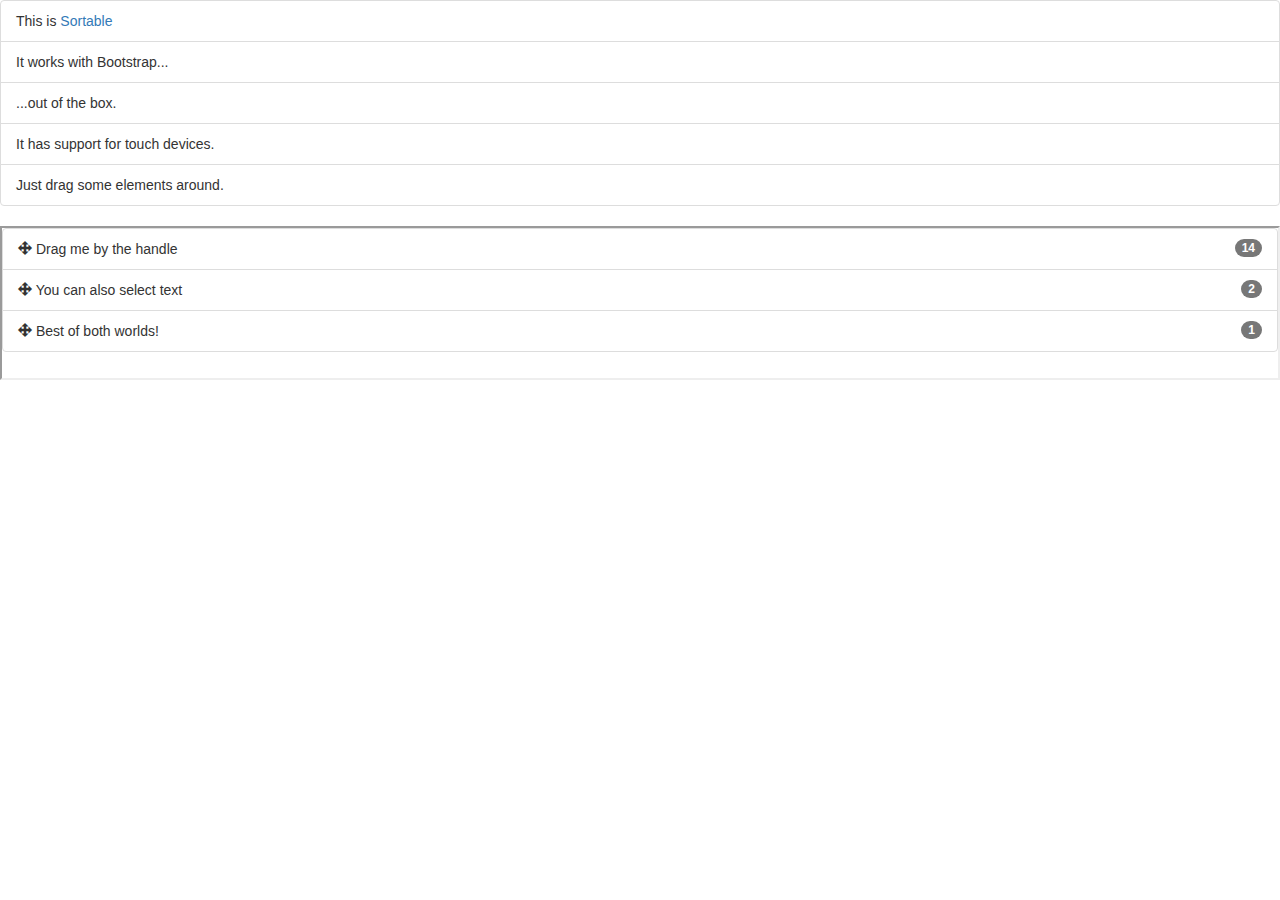
<file: asset/js/Sortable-1.15.7/st/iframe/index.html>
<!DOCTYPE html>
<html>
<head>
	<meta charset="utf-8">
	<title>IFrame playground</title>
</head>
<body>


<!-- Latest compiled and minified CSS -->
<link rel="stylesheet" href="https://maxcdn.bootstrapcdn.com/bootstrap/3.3.1/css/bootstrap.min.css"/>


<!-- Latest Sortable -->
<script src="../../Sortable.js"></script>


<!-- Simple List -->
<div id="simpleList" class="list-group">
	<div class="list-group-item">This is <a href="http://rubaxa.github.io/Sortable/">Sortable</a></div>
	<div class="list-group-item">It works with Bootstrap...</div>
	<div class="list-group-item">...out of the box.</div>
	<div class="list-group-item">It has support for touch devices.</div>
	<div class="list-group-item">Just drag some elements around.</div>
</div>

<script>
	(function () {
		Sortable.create(simpleList, {group: 'shared'});


		var iframe = document.createElement('iframe');

		iframe.src = 'frame.html';
		iframe.width = '100%';
		iframe.onload = function () {
			var doc = iframe.contentDocument,
					list = doc.getElementById('listWithHandle');

			Sortable.create(list, {group: 'shared'});
		};


		document.body.appendChild(iframe);
	})();
</script>

</body>
</html>
</file>
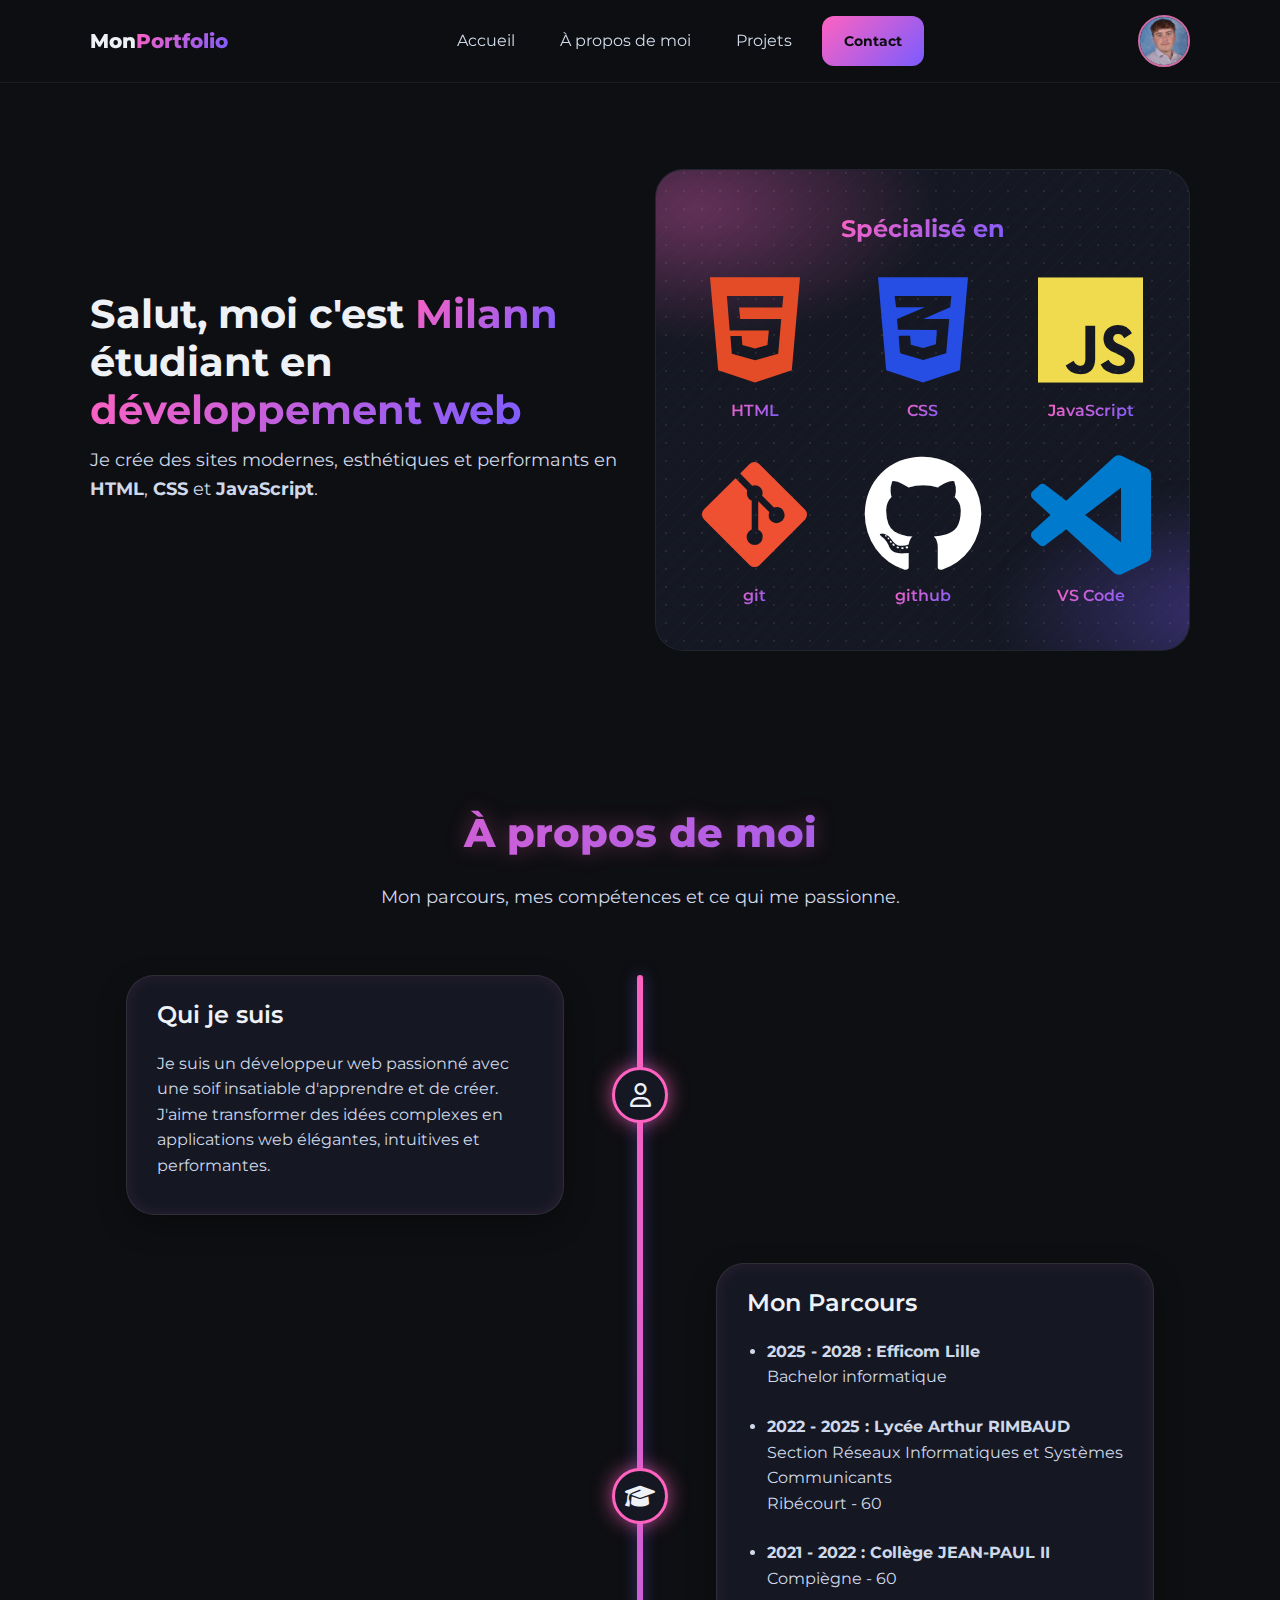
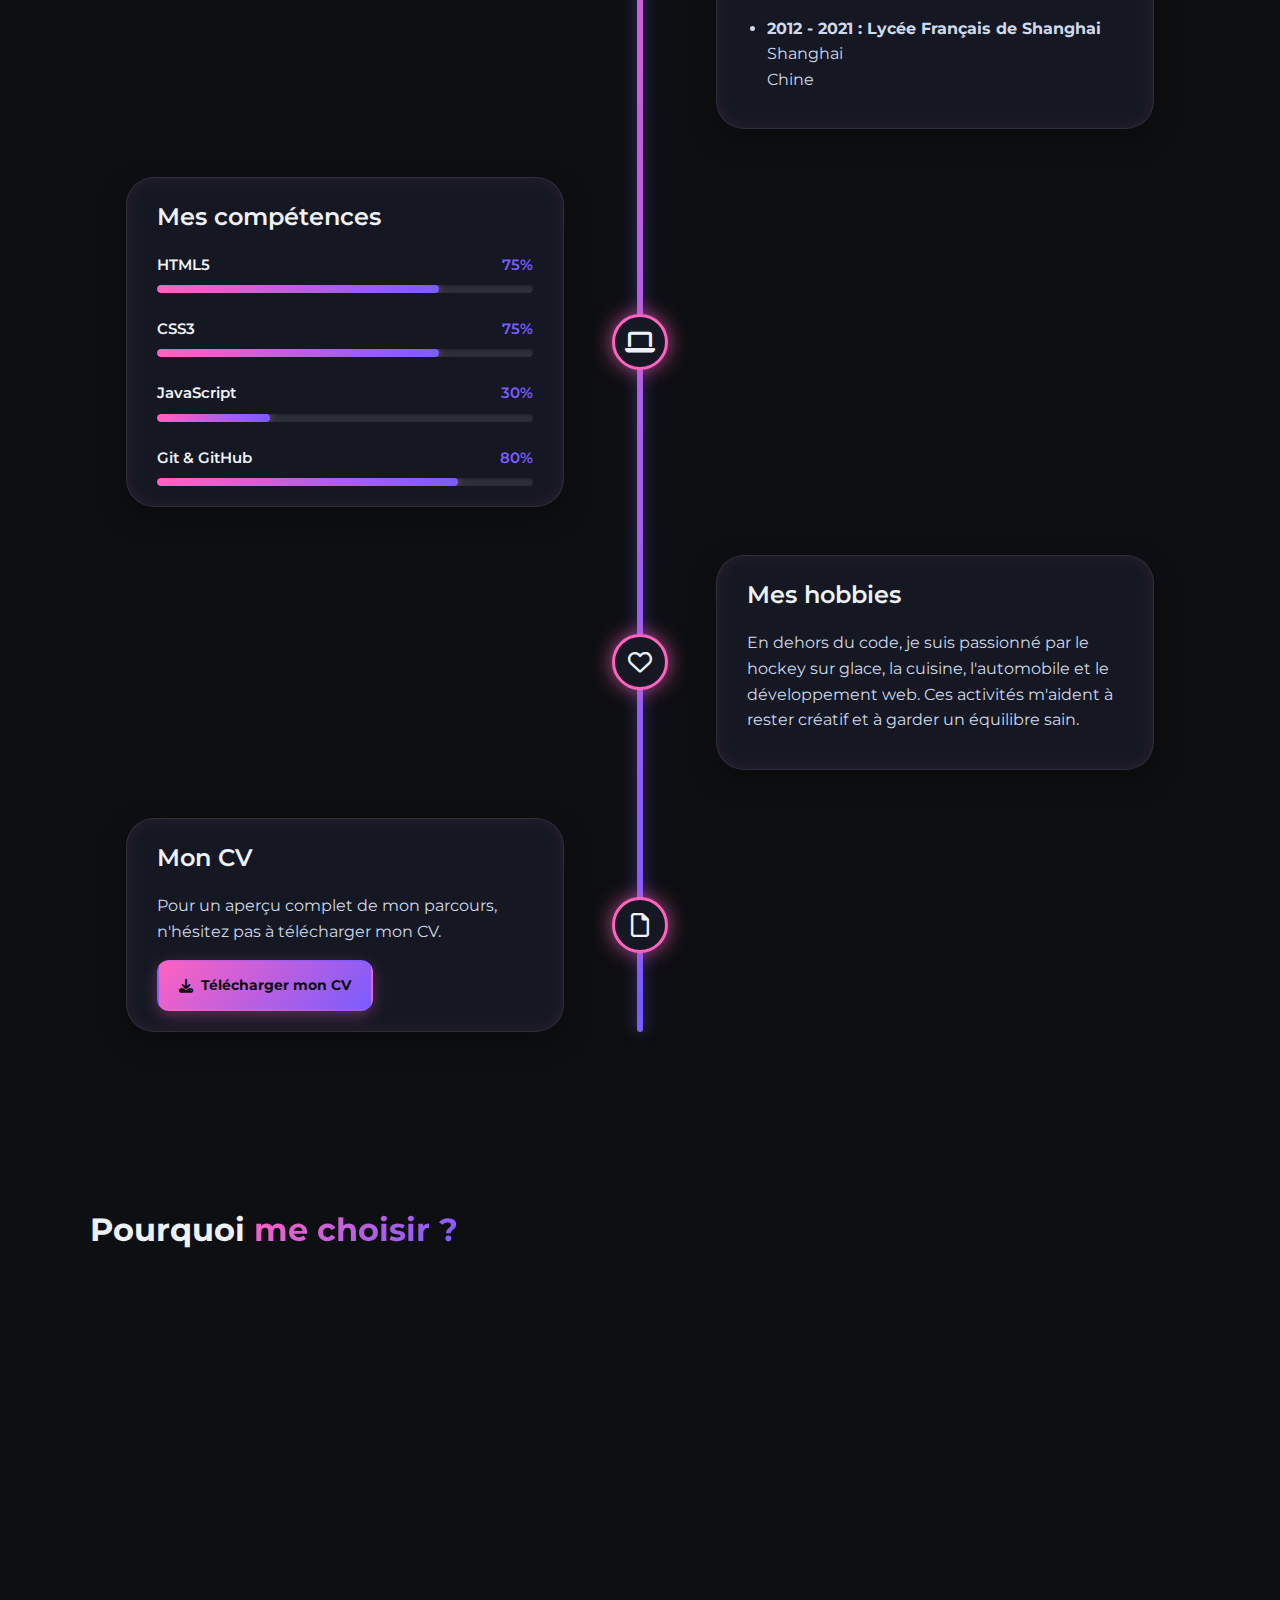
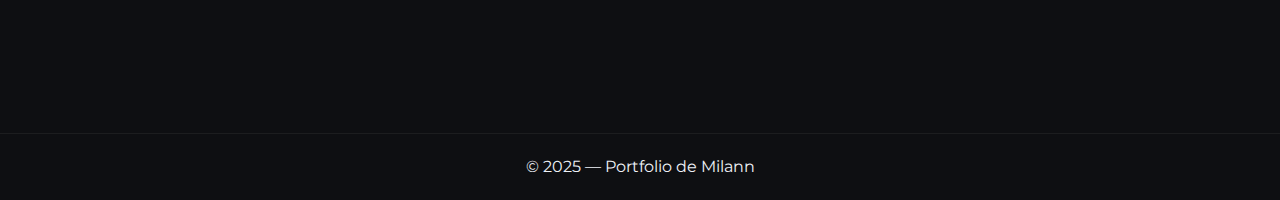
<file: a-propos.html>
<!DOCTYPE html>
<html lang="fr">

<head>
  <meta charset="UTF-8" />
  <meta name="viewport" content="width=device-width, initial-scale=1" />
  <title>À propos de moi — Milann</title>

  <!-- Fonts -->
  <link rel="preconnect" href="https://fonts.googleapis.com">
  <link rel="preconnect" href="https://fonts.gstatic.com" crossorigin>
  <link href="https://fonts.googleapis.com/css2?family=Montserrat:wght@400;600;800&display=swap" rel="stylesheet">
  <link rel="stylesheet" href="https://cdnjs.cloudflare.com/ajax/libs/font-awesome/6.5.1/css/all.min.css">
  <link rel="stylesheet" href="./asset/style/styles.css" />
  <link rel="stylesheet" href="./asset/style/a-propos.css" />

</head>

<body>

  <!-- Header / Nav -->
  <header class="header">
    <div class="container nav-wrap">
      <a href="#hero" class="logo">Mon<span>Portfolio</span></a>

      <nav class="nav" id="nav">
        <a href="./index.html" class="nav-link">Accueil</a>
        <a href="./a-propos.html" class="nav-link">À propos de moi</a>
        <a href="./projets.html" class="nav-link">Projets</a>
        <a href="./contact.html" class="btn primary">Contact</a>
      </nav>

      <!-- Photo de profil -->
      <div class="profile-pic-wrap">
        <img src="./asset/image/photo-de-milann-lede.jpeg" alt="Photo de Milann Lédé" class="profile-pic">
      </div>

      <button class="burger" id="burger" aria-label="Ouvrir le menu">
        <span></span><span></span><span></span>
      </button>
    </div>

  </header>

  <section id="hero" class="hero section">
    <br>
    <div class="container grid-2">
      <div class="hero-copy">
        <h1 class="title">Salut, moi c'est <span class="gradient">Milann </span> étudiant en <span
            class="gradient">développement web</span>
        </h1>
        <p class="lead">
          Je crée des sites modernes, esthétiques et performants en <strong>HTML</strong>, <strong>CSS</strong> et
          <strong>JavaScript</strong>.
        </p>
      </div>
      <div class="hero-art">
        <div class="card-3d reveal">
          <div class="card-3d__inner">
            <div class="dots"></div>
            <div class="lines"></div>
            <div class="glow"></div>
            <h3 class="titre-header">Spécialisé en</h3>


            <div class="tech-logos">
              <div class="tech-logo-item">
                <i class="fa-brands fa-html5 tech-icon"></i>
                <p class="gradient">HTML</p>
              </div>
              <div class="tech-logo-item">
                <i class="fa-brands fa-css3-alt tech-icon"></i>
                <p class="gradient">CSS</p>
              </div>
              <div class="tech-logo-item">
                <i class="fa-brands fa-js tech-icon"></i>
                <p class="gradient">JavaScript</p>
              </div>
              <div class="break"></div>
              <div class="tech-logo-item">
                <i class="fa-brands fa-git-alt tech-icon"></i>
                <p class="gradient">git</p>
              </div>
              <div class="tech-logo-item">
                <i class="fa-brands fa-github tech-icon"></i>
                <p class="gradient">github</p>
              </div>
              <div class="tech-logo-item">
                <svg class="tech-icon fa-vscode" role="img" viewBox="0 0 24 24" xmlns="http://www.w3.org/2000/svg"
                  width="1em" height="1em" fill="currentColor">
                  <title>Visual Studio Code</title>
                  <path
                    d="M23.15 2.587L18.21.21a1.494 1.494 0 0 0-1.705.29l-9.46 8.63-4.12-3.128a.999.999 0 0 0-1.276.057L.327 7.261A1 1 0 0 0 .326 8.74L3.899 12 .326 15.26a1 1 0 0 0 .001 1.479L1.65 17.94a.999.999 0 0 0 1.276.057l4.12-3.128 9.46 8.63a1.492 1.492 0 0 0 1.704.29l4.942-2.377A1.5 1.5 0 0 0 24 20.06V3.939a1.5 1.5 0 0 0-.85-1.352zm-5.146 14.861L10.826 12l7.178-5.448v10.896z" />
                </svg>
                <p class="gradient">VS Code</p>
              </div>
            </div>
          </div>
        </div>
      </div>
    </div>
  </section>

  <section class="about">
    <h1>À propos de moi</h1>
    <p class="subtitle">Mon parcours, mes compétences et ce qui me passionne.</p>

    <div class="timeline">

      <!-- Row 1: Qui je suis (Left) -->
      <div class="timeline-row">
        <div class="timeline-col left">
          <div class="content">
            <h2>Qui je suis</h2>
            <p>Je suis un développeur web passionné avec une soif insatiable d'apprendre et de créer. J'aime transformer
              des idées complexes en applications web élégantes, intuitives et performantes.</p>
          </div>
        </div>
        <div class="timeline-icon">
          <i class="fa-regular fa-user"></i>
        </div>
        <div class="timeline-col right"></div>
      </div>

      <!-- Row 2: Parcours (Right)-->
      <div class="timeline-row">
        <div class="timeline-col left"></div>
        <div class="timeline-icon">
          <i class="fa-solid fa-graduation-cap"></i>
        </div>
        <div class="timeline-col right">
          <div class="content">
            <h2>Mon Parcours</h2>
            <ul>
              <li>
                <strong>2025 - 2028 : Efficom Lille</strong><br>
                Bachelor informatique
              </li>

              <li>
                <strong>2022 - 2025 : Lycée Arthur RIMBAUD</strong><br>
                Section Réseaux Informatiques et Systèmes Communicants<br>
                Ribécourt - 60
              </li>

              <li>
                <strong>2021 - 2022 : Collège JEAN-PAUL II</strong><br>
                Compiègne - 60
              </li>

              <li>
                <strong>2012 - 2021 : Lycée Français de Shanghai</strong><br>
                Shanghai<br>
                Chine
              </li>
            </ul>
          </div>
        </div>
      </div>

      <!-- Row 3: Compétences (Left) -->
      <div class="timeline-row">
        <div class="timeline-col left">
          <div class="content">
            <h2>Mes compétences</h2>
            <div class="skills-container">
              <!-- HTML5 -->
              <div class="skill-item">
                <div class="skill-info">
                  <span class="skill-name">HTML5</span>
                  <span class="skill-percentage">75%</span>
                </div>
                <div class="skill-bar">
                  <div class="skill-progress" style="width: 75%;"></div>
                </div>
              </div>

              <!-- CSS3 -->
              <div class="skill-item">
                <div class="skill-info">
                  <span class="skill-name">CSS3</span>
                  <span class="skill-percentage">75%</span>
                </div>
                <div class="skill-bar">
                  <div class="skill-progress" style="width: 75%;"></div>
                </div>
              </div>

              <!-- JavaScript -->
              <div class="skill-item">
                <div class="skill-info">
                  <span class="skill-name">JavaScript</span>
                  <span class="skill-percentage">30%</span>
                </div>
                <div class="skill-bar">
                  <div class="skill-progress" style="width: 30%;"></div>
                </div>
              </div>

              <!-- Git & GitHub -->
              <div class="skill-item">
                <div class="skill-info">
                  <span class="skill-name">Git & GitHub</span>
                  <span class="skill-percentage">80%</span>
                </div>
                <div class="skill-bar">
                  <div class="skill-progress" style="width: 80%;"></div>
                </div>
              </div>
            </div>
          </div>
        </div>
        <div class="timeline-icon">
          <i class="fa-solid fa-laptop"></i>
        </div>
        <div class="timeline-col right"></div>
      </div>

      <!-- Row 4: Hobbies (Right) -->
      <div class="timeline-row">
        <div class="timeline-col left"></div>
        <div class="timeline-icon">
          <i class="fa-regular fa-heart"></i>
        </div>
        <div class="timeline-col right">
          <div class="content">
            <h2>Mes hobbies</h2>
            <p>En dehors du code, je suis passionné par le hockey sur glace, la cuisine, l'automobile et le
              développement web. Ces activités m'aident à rester créatif et à garder un équilibre sain.</p>
          </div>
        </div>
      </div>

      <!-- Row 5: CV (Left) -->
      <div class="timeline-row">
        <div class="timeline-col left">
          <div class="content">
            <h2>Mon CV</h2>
            <p class="mb-1">Pour un aperçu complet de mon parcours, n'hésitez pas à télécharger mon CV.</p>
            <a href="./asset/image/CV_milann_lede_portfolio.pdf" download="CV_milann_lede_portfolio.pdf" class="btn">
              <i class="fa-solid fa-download"></i>
              Télécharger mon CV
            </a>
          </div>
        </div>
        <div class="timeline-icon">
          <i class="fa-regular fa-file"></i>
        </div>
        <div class="timeline-col right"></div>
      </div>

    </div>
  </section>

  <!-- Section "Pourquoi me choisir ?" (Le truc en plus) -->
  <section class="section">
    <div class="container">
      <h2 class="section-title">Pourquoi <span class="gradient">me choisir ?</span></h2>
      <div class="projects-grid">
        <article class="card feature-card">
          <div class="feature-content">
            <div class="feature-icon">🎨</div>
            <h3>Design Moderne</h3>
            <p>Je crée des interfaces esthétiques et intuitives qui mettent en valeur votre contenu et
              captivent vos visiteurs.</p>
          </div>
        </article>
        <article class="card feature-card">
          <div class="feature-content">
            <div class="feature-icon">⚡</div>
            <h3>Performance</h3>
            <p>Un site rapide est essentiel. J'optimise chaque ligne de code pour garantir des temps de
              chargement minimaux.</p>
          </div>
        </article>
        <article class="card feature-card">
          <div class="feature-content">
            <div class="feature-icon">📱</div>
            <h3>Responsive</h3>
            <p>Votre site sera parfait sur tous les écrans : ordinateurs, tablettes et smartphones.</p>
          </div>
        </article>
      </div>
    </div>
  </section>

  <!-- Footer -->
  <footer class="footer">
    <div class="container footer-container">
      <p class="footer-text">© 2025 — Portfolio de Milann</p>
    </div>
  </footer>

  <script src="asset/js/script.js"></script>
</body>

</html>
</file>
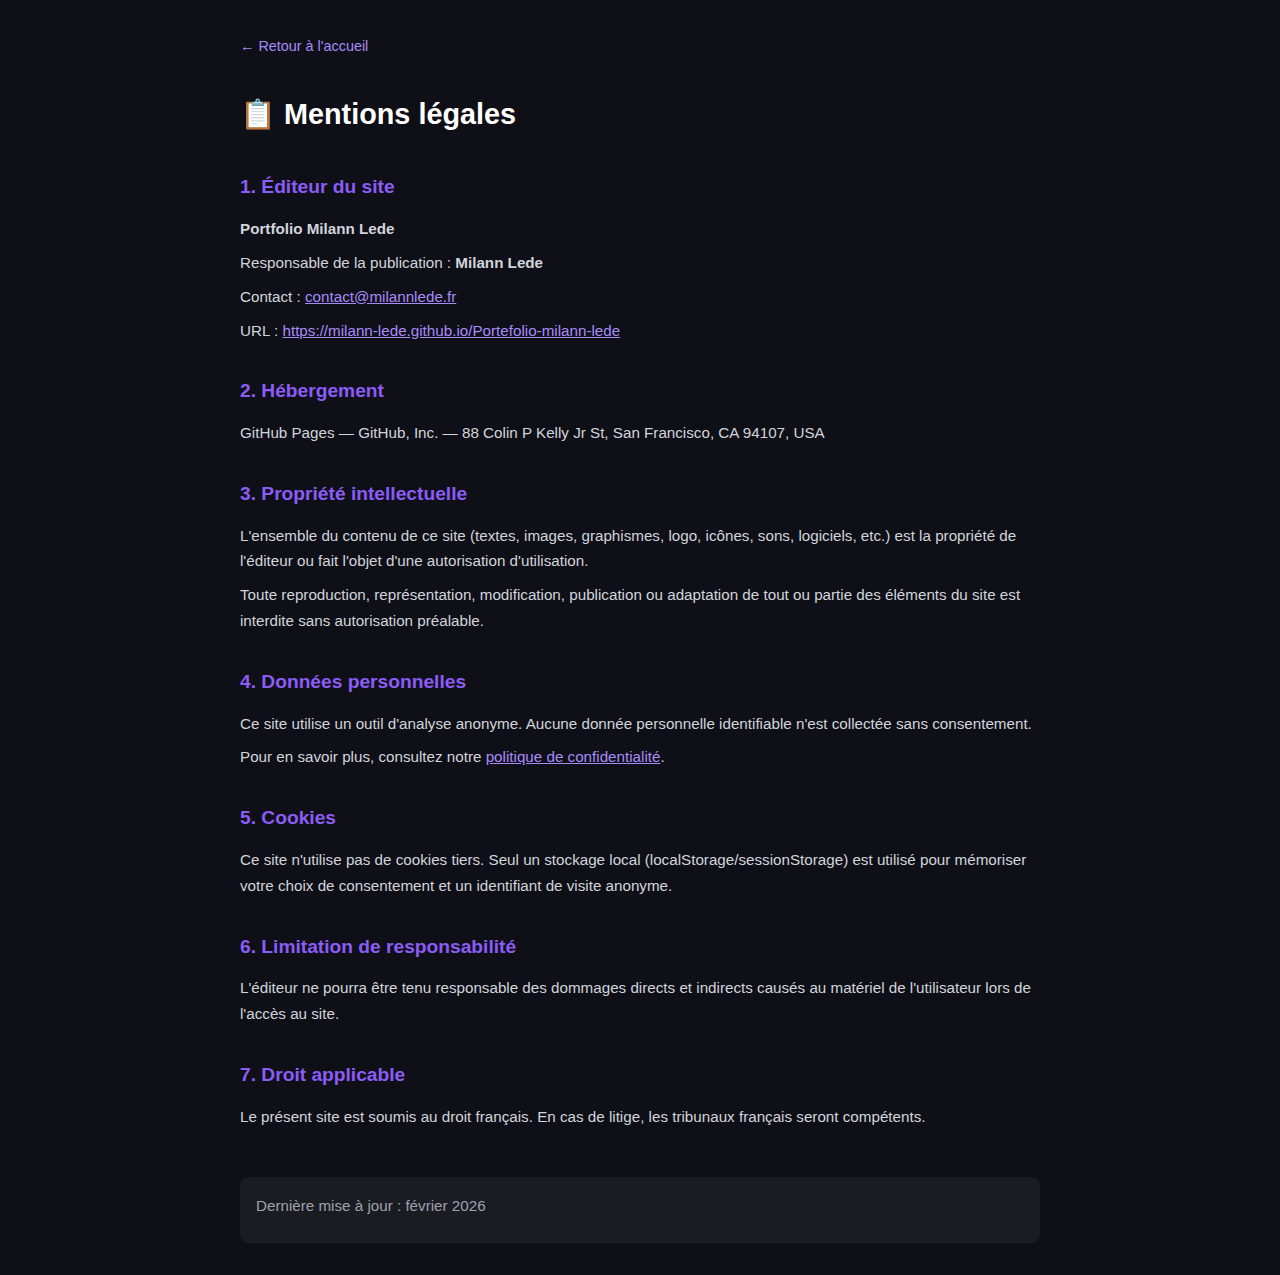
<file: mentions-legales.html>
<!DOCTYPE html>
<html lang="fr">
<head>
  <meta charset="UTF-8">
  <meta name="viewport" content="width=device-width, initial-scale=1.0">
  <title>Mentions légales — Portfolio Milann Lede</title>
  <style>
    * { margin: 0; padding: 0; box-sizing: border-box; }
    body { font-family: -apple-system, BlinkMacSystemFont, 'Segoe UI', Roboto, sans-serif; background: #0f0f17; color: #d1d5db; line-height: 1.7; padding: 2rem 1rem; }
    .container { max-width: 800px; margin: 0 auto; }
    h1 { color: #fff; font-size: 1.8rem; margin-bottom: 2rem; }
    h2 { color: #8b5cf6; font-size: 1.2rem; margin: 2rem 0 0.75rem; }
    p { margin-bottom: 0.5rem; font-size: 0.95rem; }
    a { color: #a78bfa; }
    .footer-note { margin-top: 3rem; padding: 1rem; background: rgba(255,255,255,0.05); border-radius: 8px; font-size: 0.8rem; color: #9ca3af; }
    .back-link { display: inline-block; margin-bottom: 2rem; color: #a78bfa; text-decoration: none; font-size: 0.9rem; }
    .back-link:hover { text-decoration: underline; }
  </style>
</head>
<body>
  <div class="container">
    <a href="/" class="back-link">← Retour à l'accueil</a>

    <h1>📋 Mentions légales</h1>

    <h2>1. Éditeur du site</h2>
    <p><strong>Portfolio Milann Lede</strong></p>
    <p>Responsable de la publication : <strong>Milann Lede</strong></p>
    <p>Contact : <a href="mailto:contact@milannlede.fr">contact@milannlede.fr</a></p>
    <p>URL : <a href="https://milann-lede.github.io/Portefolio-milann-lede">https://milann-lede.github.io/Portefolio-milann-lede</a></p>

    <h2>2. Hébergement</h2>
    <p>GitHub Pages — GitHub, Inc. — 88 Colin P Kelly Jr St, San Francisco, CA 94107, USA</p>

    <h2>3. Propriété intellectuelle</h2>
    <p>L'ensemble du contenu de ce site (textes, images, graphismes, logo, icônes, sons, logiciels, etc.) est la propriété de l'éditeur ou fait l'objet d'une autorisation d'utilisation.</p>
    <p>Toute reproduction, représentation, modification, publication ou adaptation de tout ou partie des éléments du site est interdite sans autorisation préalable.</p>

    <h2>4. Données personnelles</h2>
    <p>Ce site utilise un outil d'analyse anonyme. Aucune donnée personnelle identifiable n'est collectée sans consentement.</p>
    <p>Pour en savoir plus, consultez notre <a href="/politique-confidentialite.html">politique de confidentialité</a>.</p>

    <h2>5. Cookies</h2>
    <p>Ce site n'utilise pas de cookies tiers. Seul un stockage local (localStorage/sessionStorage) est utilisé pour mémoriser votre choix de consentement et un identifiant de visite anonyme.</p>

    <h2>6. Limitation de responsabilité</h2>
    <p>L'éditeur ne pourra être tenu responsable des dommages directs et indirects causés au matériel de l'utilisateur lors de l'accès au site.</p>

    <h2>7. Droit applicable</h2>
    <p>Le présent site est soumis au droit français. En cas de litige, les tribunaux français seront compétents.</p>

    <div class="footer-note">
      <p>Dernière mise à jour : février 2026</p>
    </div>
  </div>

<!-- SiteHub Analytics — GDPR Compliant -->
<script src="http://localhost:3006/consent.js"></script>
<script src="http://localhost:3006/tracker.js" data-site-id="cmljmoygt000bp4gpnr58cru9" data-endpoint="http://localhost:3006/api/analytics/collect"></script>
</body>
</html>
</file>
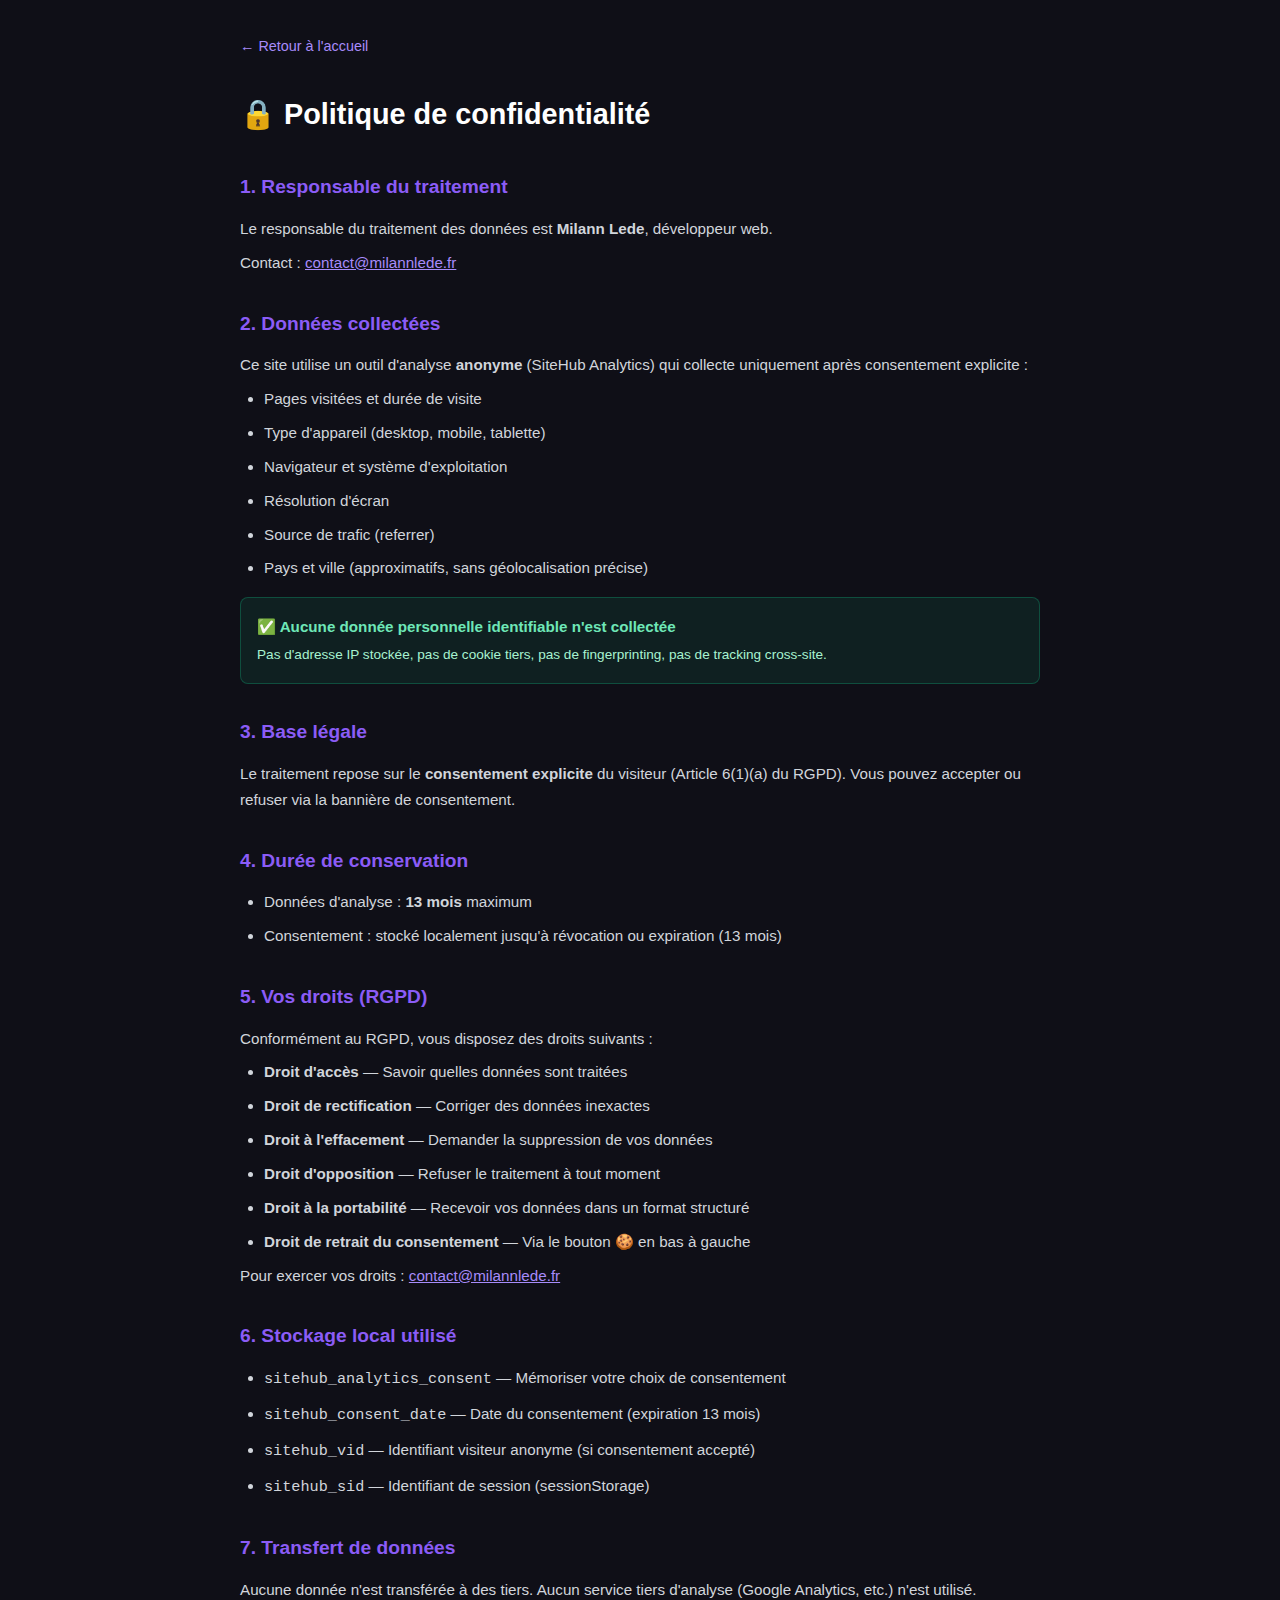
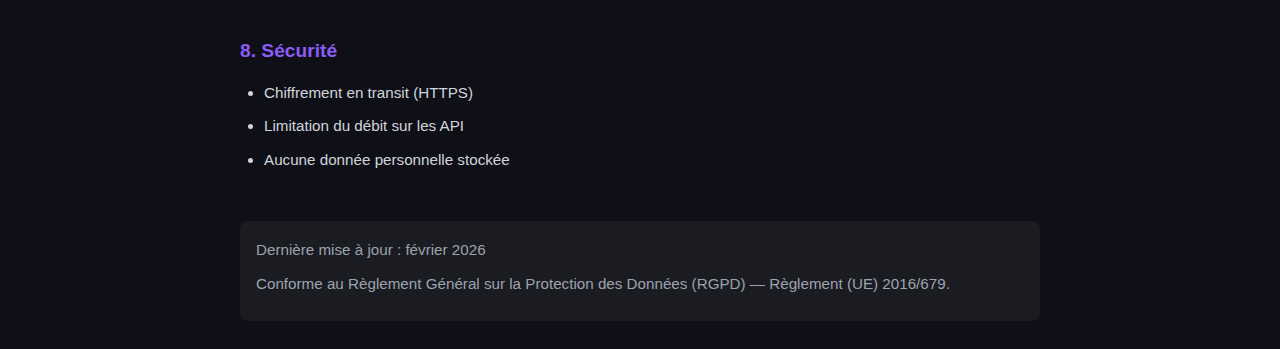
<file: politique-confidentialite.html>
<!DOCTYPE html>
<html lang="fr">
<head>
  <meta charset="UTF-8">
  <meta name="viewport" content="width=device-width, initial-scale=1.0">
  <title>Politique de confidentialité — Portfolio Milann Lede</title>
  <style>
    * { margin: 0; padding: 0; box-sizing: border-box; }
    body { font-family: -apple-system, BlinkMacSystemFont, 'Segoe UI', Roboto, sans-serif; background: #0f0f17; color: #d1d5db; line-height: 1.7; padding: 2rem 1rem; }
    .container { max-width: 800px; margin: 0 auto; }
    h1 { color: #fff; font-size: 1.8rem; margin-bottom: 2rem; }
    h2 { color: #8b5cf6; font-size: 1.2rem; margin: 2rem 0 0.75rem; }
    p, li { margin-bottom: 0.5rem; font-size: 0.95rem; }
    ul { padding-left: 1.5rem; }
    a { color: #a78bfa; }
    .highlight { background: rgba(16, 185, 129, 0.1); border: 1px solid rgba(16, 185, 129, 0.3); border-radius: 8px; padding: 1rem; margin: 1rem 0; }
    .highlight p { color: #6ee7b7; font-weight: 600; margin: 0; }
    .highlight small { color: #a7f3d0; font-size: 0.85rem; }
    .footer-note { margin-top: 3rem; padding: 1rem; background: rgba(255,255,255,0.05); border-radius: 8px; font-size: 0.8rem; color: #9ca3af; }
    .back-link { display: inline-block; margin-bottom: 2rem; color: #a78bfa; text-decoration: none; font-size: 0.9rem; }
    .back-link:hover { text-decoration: underline; }
  </style>
</head>
<body>
  <div class="container">
    <a href="/" class="back-link">← Retour à l'accueil</a>

    <h1>🔒 Politique de confidentialité</h1>

    <h2>1. Responsable du traitement</h2>
    <p>Le responsable du traitement des données est <strong>Milann Lede</strong>, développeur web.</p>
    <p>Contact : <a href="mailto:contact@milannlede.fr">contact@milannlede.fr</a></p>

    <h2>2. Données collectées</h2>
    <p>Ce site utilise un outil d'analyse <strong>anonyme</strong> (SiteHub Analytics) qui collecte uniquement après consentement explicite :</p>
    <ul>
      <li>Pages visitées et durée de visite</li>
      <li>Type d'appareil (desktop, mobile, tablette)</li>
      <li>Navigateur et système d'exploitation</li>
      <li>Résolution d'écran</li>
      <li>Source de trafic (referrer)</li>
      <li>Pays et ville (approximatifs, sans géolocalisation précise)</li>
    </ul>
    <div class="highlight">
      <p>✅ Aucune donnée personnelle identifiable n'est collectée</p>
      <small>Pas d'adresse IP stockée, pas de cookie tiers, pas de fingerprinting, pas de tracking cross-site.</small>
    </div>

    <h2>3. Base légale</h2>
    <p>Le traitement repose sur le <strong>consentement explicite</strong> du visiteur (Article 6(1)(a) du RGPD). Vous pouvez accepter ou refuser via la bannière de consentement.</p>

    <h2>4. Durée de conservation</h2>
    <ul>
      <li>Données d'analyse : <strong>13 mois</strong> maximum</li>
      <li>Consentement : stocké localement jusqu'à révocation ou expiration (13 mois)</li>
    </ul>

    <h2>5. Vos droits (RGPD)</h2>
    <p>Conformément au RGPD, vous disposez des droits suivants :</p>
    <ul>
      <li><strong>Droit d'accès</strong> — Savoir quelles données sont traitées</li>
      <li><strong>Droit de rectification</strong> — Corriger des données inexactes</li>
      <li><strong>Droit à l'effacement</strong> — Demander la suppression de vos données</li>
      <li><strong>Droit d'opposition</strong> — Refuser le traitement à tout moment</li>
      <li><strong>Droit à la portabilité</strong> — Recevoir vos données dans un format structuré</li>
      <li><strong>Droit de retrait du consentement</strong> — Via le bouton 🍪 en bas à gauche</li>
    </ul>
    <p>Pour exercer vos droits : <a href="mailto:contact@milannlede.fr">contact@milannlede.fr</a></p>

    <h2>6. Stockage local utilisé</h2>
    <ul>
      <li><code>sitehub_analytics_consent</code> — Mémoriser votre choix de consentement</li>
      <li><code>sitehub_consent_date</code> — Date du consentement (expiration 13 mois)</li>
      <li><code>sitehub_vid</code> — Identifiant visiteur anonyme (si consentement accepté)</li>
      <li><code>sitehub_sid</code> — Identifiant de session (sessionStorage)</li>
    </ul>

    <h2>7. Transfert de données</h2>
    <p>Aucune donnée n'est transférée à des tiers. Aucun service tiers d'analyse (Google Analytics, etc.) n'est utilisé.</p>

    <h2>8. Sécurité</h2>
    <ul>
      <li>Chiffrement en transit (HTTPS)</li>
      <li>Limitation du débit sur les API</li>
      <li>Aucune donnée personnelle stockée</li>
    </ul>
    
    <div class="footer-note">
      <p>Dernière mise à jour : février 2026</p>
      <p>Conforme au Règlement Général sur la Protection des Données (RGPD) — Règlement (UE) 2016/679.</p>
    </div>
  </div>

<!-- SiteHub Analytics — GDPR Compliant -->
<script src="http://localhost:3006/consent.js"></script>
<script src="http://localhost:3006/tracker.js" data-site-id="cmljmoygt000bp4gpnr58cru9" data-endpoint="http://localhost:3006/api/analytics/collect"></script>
</body>
</html>
</file>
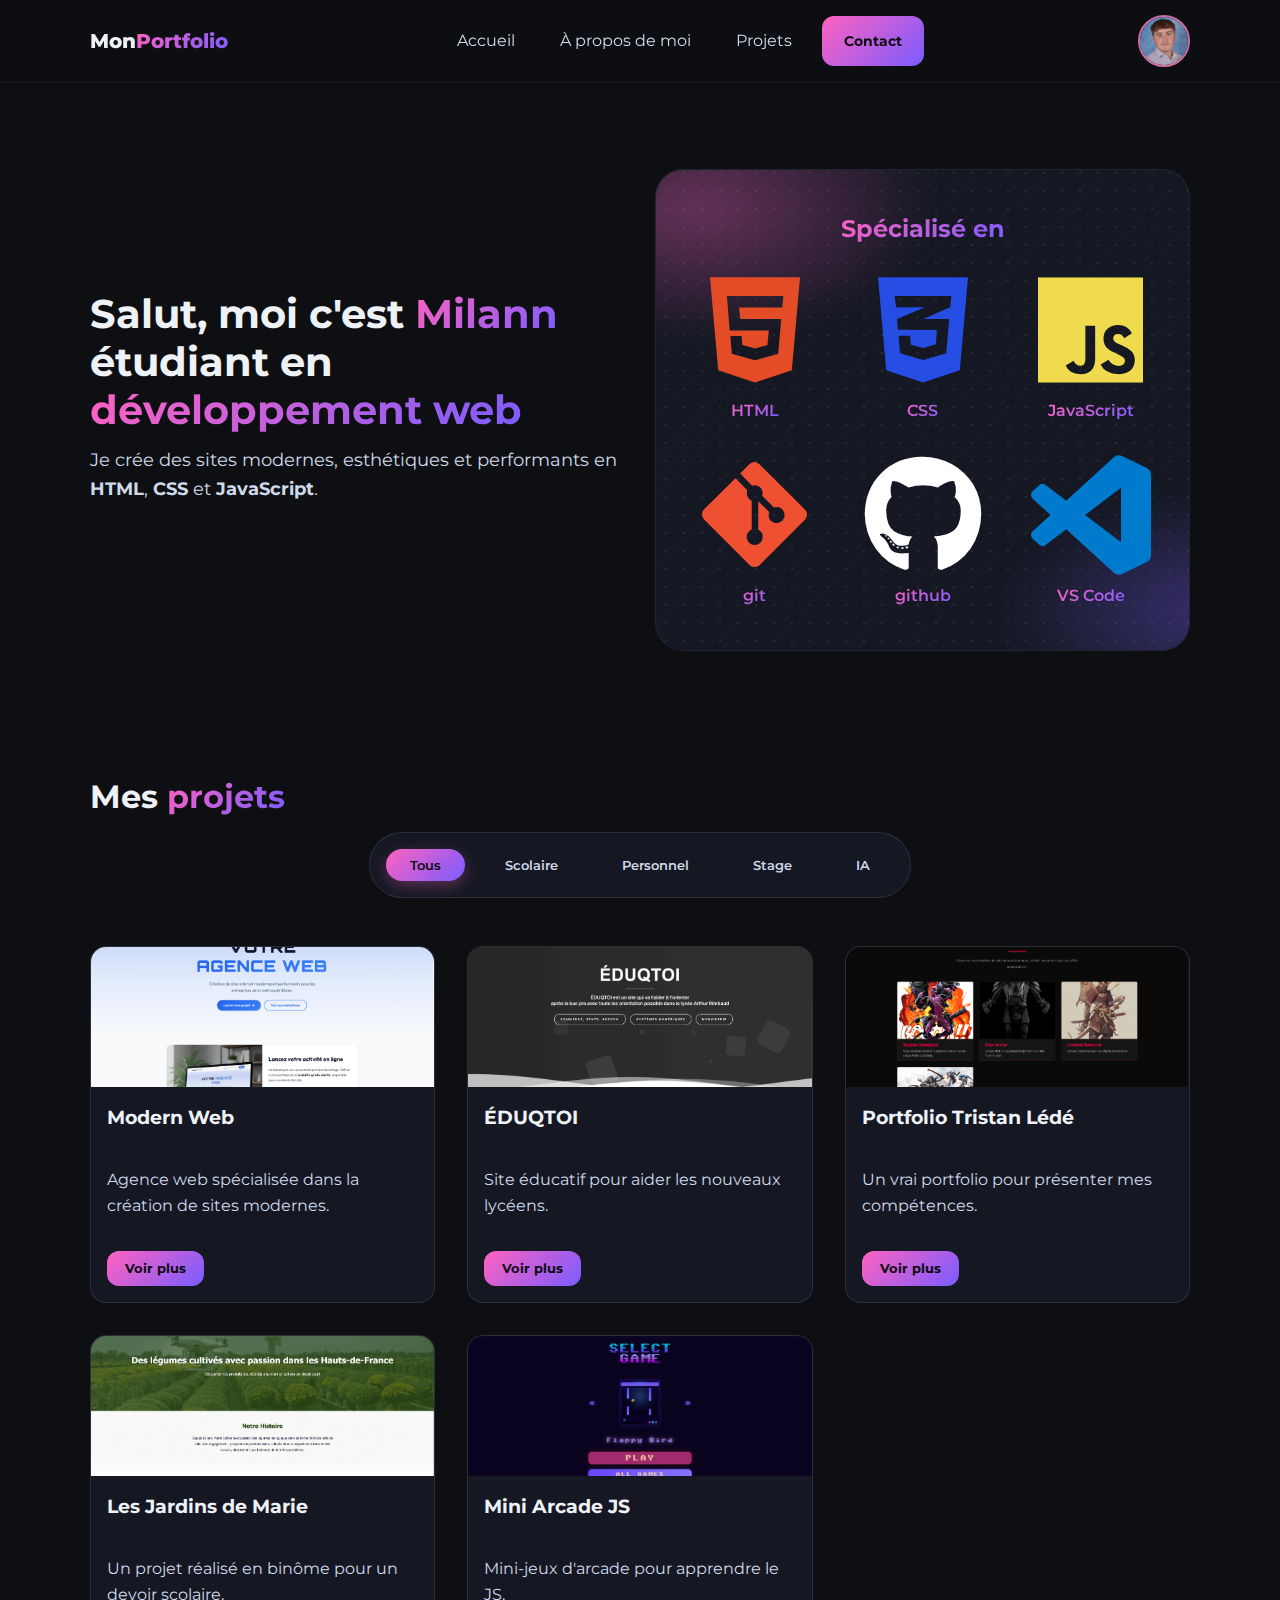
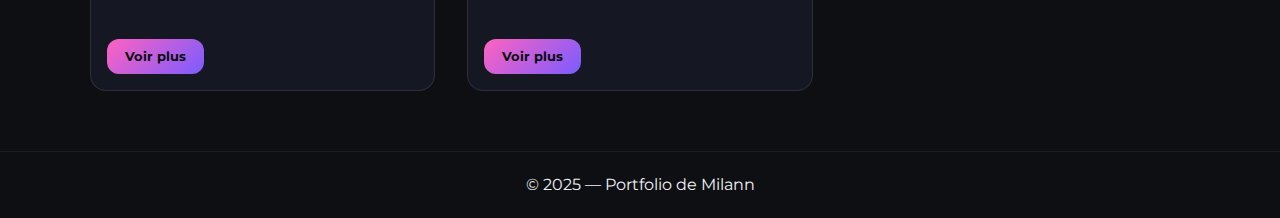
<file: projets.html>
<!DOCTYPE html>
<html lang="fr">

<head>
    <meta charset="UTF-8" />
    <meta name="viewport" content="width=device-width, initial-scale=1" />
    <title>Mes Projets — Milann</title>

    <!-- Fonts -->
    <link rel="preconnect" href="https://fonts.googleapis.com">
    <link rel="preconnect" href="https://fonts.gstatic.com" crossorigin>
    <link href="https://fonts.googleapis.com/css2?family=Montserrat:wght@400;600;800&display=swap" rel="stylesheet">
    <link rel="stylesheet" href="https://cdnjs.cloudflare.com/ajax/libs/font-awesome/6.5.1/css/all.min.css">

    <link rel="stylesheet" href="./asset/style/styles.css" />
    <link rel="stylesheet" href="./asset/style/projets.css" />
</head>

<body>

    <!-- Header / Nav -->
    <header class="header">
        <div class="container nav-wrap">
            <a href="index.html" class="logo">Mon<span>Portfolio</span></a>

            <nav class="nav" id="nav">
                <a href="./index.html" class="nav-link">Accueil</a>
                <a href="./a-propos.html" class="nav-link">À propos de moi</a>
                <a href="./projets.html" class="nav-link active">Projets</a>
                <a href="./contact.html" class="btn primary">Contact</a>
            </nav>

            <!-- Photo de profil -->
            <div class="profile-pic-wrap">
                <img src="./asset/image/photo-de-milann-lede.jpeg" alt="Photo de Milann Lédé" class="profile-pic">
            </div>

            <button class="burger" id="burger" aria-label="Ouvrir le menu">
                <span></span><span></span><span></span>
            </button>
        </div>
    </header>

    <section id="hero" class="hero section">
        <br>
        <div class="container grid-2">
            <div class="hero-copy">
                <h1 class="title">Salut, moi c'est <span class="gradient">Milann </span> étudiant en <span
                        class="gradient">développement web</span>
                </h1>
                <p class="lead">
                    Je crée des sites modernes, esthétiques et performants en <strong>HTML</strong>,
                    <strong>CSS</strong> et
                    <strong>JavaScript</strong>.
                </p>
            </div>
            <div class="hero-art">
                <div class="card-3d reveal">
                    <div class="card-3d__inner">
                        <div class="dots"></div>
                        <div class="lines"></div>
                        <div class="glow"></div>
                        <h3 class="titre-header">Spécialisé en</h3>


                        <div class="tech-logos">
                            <div class="tech-logo-item">
                                <i class="fa-brands fa-html5 tech-icon"></i>
                                <p class="gradient">HTML</p>
                            </div>
                            <div class="tech-logo-item">
                                <i class="fa-brands fa-css3-alt tech-icon"></i>
                                <p class="gradient">CSS</p>
                            </div>
                            <div class="tech-logo-item">
                                <i class="fa-brands fa-js tech-icon"></i>
                                <p class="gradient">JavaScript</p>
                            </div>
                            <div class="break"></div>
                            <div class="tech-logo-item">
                                <i class="fa-brands fa-git-alt tech-icon"></i>
                                <p class="gradient">git</p>
                            </div>
                            <div class="tech-logo-item">
                                <i class="fa-brands fa-github tech-icon"></i>
                                <p class="gradient">github</p>
                            </div>
                            <div class="tech-logo-item">
                                <svg class="tech-icon fa-vscode" role="img" viewBox="0 0 24 24"
                                    xmlns="http://www.w3.org/2000/svg" width="1em" height="1em" fill="currentColor">
                                    <title>Visual Studio Code</title>
                                    <path
                                        d="M23.15 2.587L18.21.21a1.494 1.494 0 0 0-1.705.29l-9.46 8.63-4.12-3.128a.999.999 0 0 0-1.276.057L.327 7.261A1 1 0 0 0 .326 8.74L3.899 12 .326 15.26a1 1 0 0 0 .001 1.479L1.65 17.94a.999.999 0 0 0 1.276.057l4.12-3.128 9.46 8.63a1.492 1.492 0 0 0 1.704.29l4.942-2.377A1.5 1.5 0 0 0 24 20.06V3.939a1.5 1.5 0 0 0-.85-1.352zm-5.146 14.861L10.826 12l7.178-5.448v10.896z" />
                                </svg>
                                <p class="gradient">VS Code</p>
                            </div>
                        </div>
                    </div>
                </div>
            </div>
        </div>
    </section>



    <main>
        <section class="section projects-section">
            <div class="container">
                <h1 class="section-title">Mes <span class="gradient">projets</span></h1>

                <!-- Barre de filtrage -->
                <div class="filter-bar">
                    <button class="filter-btn active" data-filter="all">Tous</button>
                    <button class="filter-btn" data-filter="scolaire">Scolaire</button>
                    <button class="filter-btn" data-filter="perso">Personnel</button>
                    <button class="filter-btn" data-filter="stage">Stage</button>
                    <button class="filter-btn" data-filter="ia">IA</button>
                </div>

                <!-- Grille de projets -->
                <div class="projects-grid-page">



                </div>
            </div>
        </section>
    </main>

    <!-- Modal -->
    <div id="project-modal" class="modal">
        <div class="modal-content">
            <span class="close-modal">&times;</span>
            <div class="modal-body">
                <!-- Content injected via JS -->
            </div>
        </div>
    </div>

    <!-- Footer -->
    <footer class="footer">
        <div class="container footer-container">
            <p class="footer-text">© 2025 — Portfolio de Milann</p>
        </div>
    </footer>

    <script src="asset/js/script.js"></script>
    <script src="asset/js/projets.js"></script>

<!-- SiteHub Analytics — GDPR Compliant -->
<script src="http://localhost:3006/consent.js"></script>
<script src="http://localhost:3006/tracker.js" data-site-id="cmljmoygt000bp4gpnr58cru9" data-endpoint="http://localhost:3006/api/analytics/collect"></script>
</body>

</html>
</file>
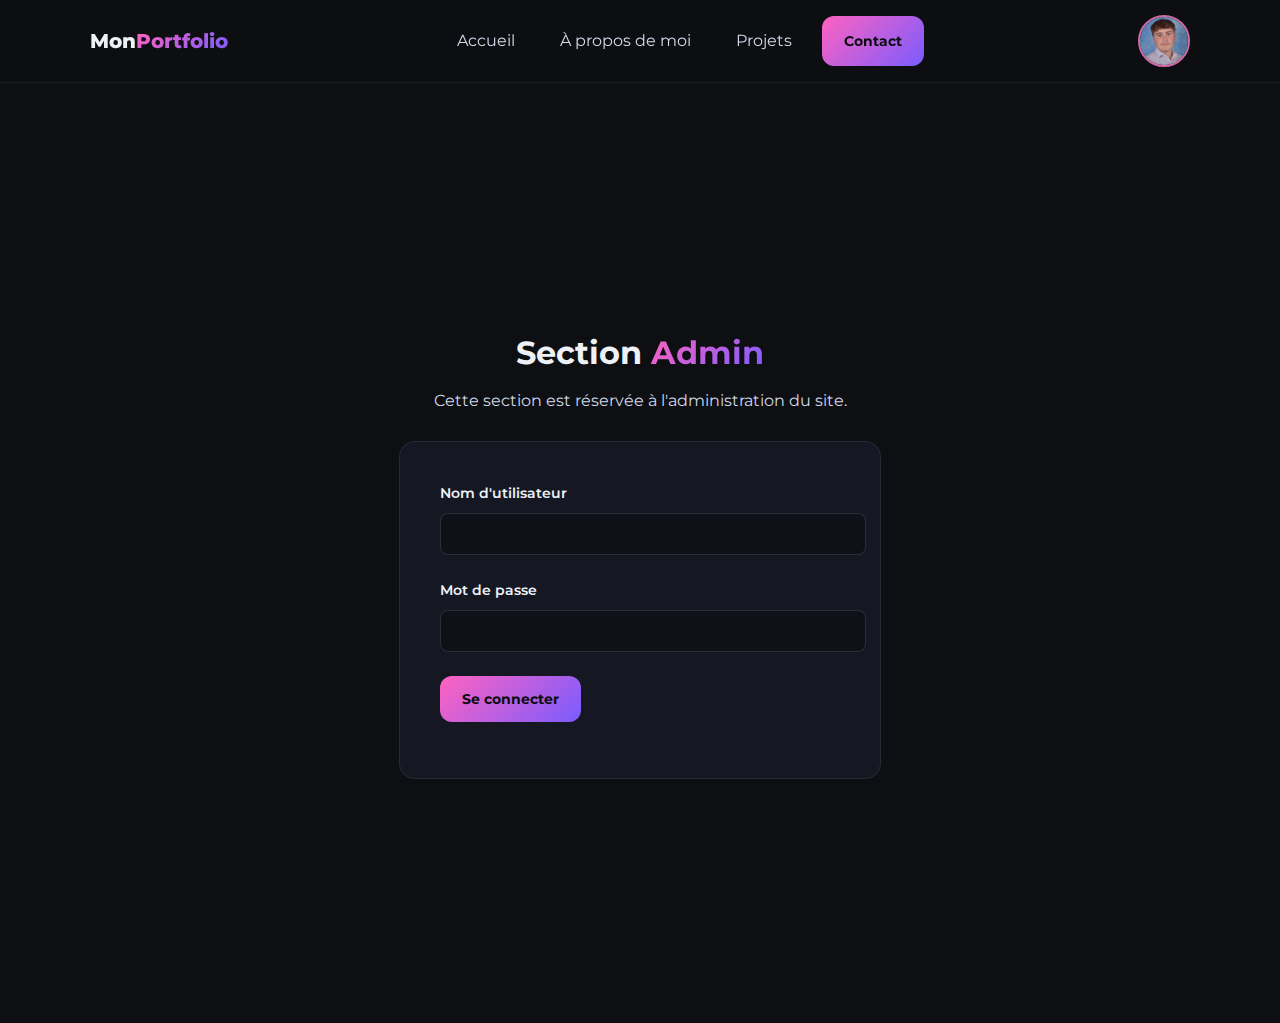
<file: admin/dashboard.html>
<!DOCTYPE html>
<html lang="fr">

<head>
    <meta charset="UTF-8">
    <meta name="viewport" content="width=device-width, initial-scale=1.0">
    <title>Dashboard Admin — Milann</title>
    <link rel="preconnect" href="https://fonts.googleapis.com">
    <link rel="preconnect" href="https://fonts.gstatic.com" crossorigin>
    <link href="https://fonts.googleapis.com/css2?family=Montserrat:wght@400;600;800&display=swap" rel="stylesheet">
    <link rel="stylesheet" href="../asset/style/styles.css">
    <link rel="stylesheet" href="admin.css">
</head>

<body>

    <header class="header">
        <div class="container nav-wrap">
            <a href="../index.html" class="logo">Mon<span>Portfolio</span></a>

            <nav class="nav" id="nav">
                <a href="../index.html" class="nav-link">Accueil</a>
                <a href="../a-propos.html" class="nav-link">À propos de moi</a>
                <a href="../projets.html" class="nav-link">Projets</a>
                <a href="../contact.html" class="btn primary">Contact</a>
                <button id="logout-btn" class="btn small" style="margin-left: 1rem;">Déconnexion</button>
            </nav>

            <!-- Photo de profile -->
            <div class="profile-pic-wrap">
                <img src="../asset/image/photo-de-milann-lede.jpeg" alt="Photo de Milann lede" class="profile-pic">
            </div>

            <button class="burger" id="burger" aria-label="Ouvrir le menu">
                <span></span><span></span><span></span>
            </button>
        </div>
    </header>

    <main class="container section">
        <h2 class="section-title">Gérer les <span class="gradient">Projets</span></h2>

        <!-- Formulaire d'ajout -->
        <div class="admin-card">
            <h3>Ajouter un nouveau projet</h3>
            <form id="add-project-form">
                <div class="form-group">
                    <label for="title">Titre du projet</label>
                    <input type="text" id="title" required>
                </div>

                <div class="form-group">
                    <label for="description">Description (courte)</label>
                    <textarea id="description" rows="3" required></textarea>
                </div>

                <div class="form-group">
                    <label for="image">Image du projet (URL)</label>
                    <input type="text" id="image" placeholder="./asset/image/..." required>
                </div>

                <div class="form-group">
                    <label for="link">Lien du projet (URL)</label>
                    <input type="url" id="link" required>
                </div>

                <div class="form-group">
                    <label for="category">Catégorie</label>
                    <select id="category">
                        <option value="scolaire">Scolaire</option>
                        <option value="perso">Personnel</option>
                        <option value="stage">Stage</option>
                        <option value="ia">Intelligence Artificielle</option>
                    </select>
                </div>

                <div class="form-group form-group-checkbox">
                    <input type="checkbox" id="featured" class="checkbox-auto">
                    <label for="featured" class="label-pointer">Mettre en avant (Projet Phare ⭐)</label>
                </div>

                <button type="submit" class="btn primary">Publier le projet</button>
            </form>
        </div>

        <!-- Liste des projets existants -->
        <div class="admin-card mt-2">
            <h3>Projets existants</h3>
            <div id="admin-projects-list" class="admin-projects-list">
                <!-- Injecté par JS -->
            </div>
        </div>

        <!-- Archives -->
        <div class="admin-card mt-2 admin-card-archive">
            <h3 class="text-orange">🗄️ Archives (Corbeille)</h3>
            <p class="text-sm-muted">Les projets ici ne sont pas visibles sur le site.</p>
            <div id="archived-projects-list" class="admin-projects-list">
                <!-- Injecté par JS -->
            </div>
        </div>

        <!-- Danger Zone -->
        <div class="admin-card mt-2 admin-card-danger">
            <h3 class="text-red-left">⚠️ Zone de danger</h3>
            <p class="text-left">Si vous avez perdu les projets d'origine (Jardins de Marie, etc.), vous pouvez
                les restaurer ici.</p>
            <button onclick="resetToDefaults()" class="btn btn-danger">Restaurer les
                projets par défaut</button>
        </div>
    </main>

    <footer class="footer">
        <div class="container">
            <p>© 2025 — Portfolio de Milann</p>
        </div>
    </footer>

    <!-- Edit Modal -->
    <div id="edit-modal" class="modal">
        <div class="modal-content">
            <span class="close-modal" onclick="closeEditModal()">&times;</span>
            <h3>Modifier le projet</h3>
            <form id="edit-project-form">
                <input type="hidden" id="edit-id">
                <div class="form-group">
                    <label for="edit-title">Titre</label>
                    <input type="text" id="edit-title" required>
                </div>
                <div class="form-group">
                    <label for="edit-description">Description</label>
                    <textarea id="edit-description" rows="3" required></textarea>
                </div>
                <div class="form-group">
                    <label for="edit-image">Image (URL)</label>
                    <div class="file-input-group">
                        <input type="text" id="edit-image" required placeholder="./asset/image/...">
                        <input type="file" id="edit-image-file" accept="image/*" class="file-input-hidden">
                        <button type="button" class="btn small"
                            onclick="document.querySelector('#edit-image-file').click()">Choisir fichier</button>
                    </div>
                    <small class="text-xs-gray">Sélectionnez une image du dossier asset/image</small>
                </div>
                <div class="form-group">
                    <label for="edit-link">Lien</label>
                    <input type="url" id="edit-link" required>
                </div>
                <div class="form-group">
                    <label for="edit-category">Catégorie</label>
                    <select id="edit-category">
                        <option value="scolaire">Scolaire</option>
                        <option value="perso">Personnel</option>
                        <option value="stage">Stage</option>
                        <option value="ia">Intelligence Artificielle</option>
                    </select>
                </div>
                <button type="submit" class="btn primary">Sauvegarder</button>
            </form>
        </div>
    </div>

    <script src="../asset/js/script.js"></script>
    <script src="../asset/js/projets.js"></script>
    <script src="admin.js"></script>

<!-- SiteHub Analytics — GDPR Compliant -->
<script src="http://localhost:3006/consent.js"></script>
<script src="http://localhost:3006/tracker.js" data-site-id="cmljmoygt000bp4gpnr58cru9" data-endpoint="http://localhost:3006/api/analytics/collect"></script>
</body>

</html>
</file>
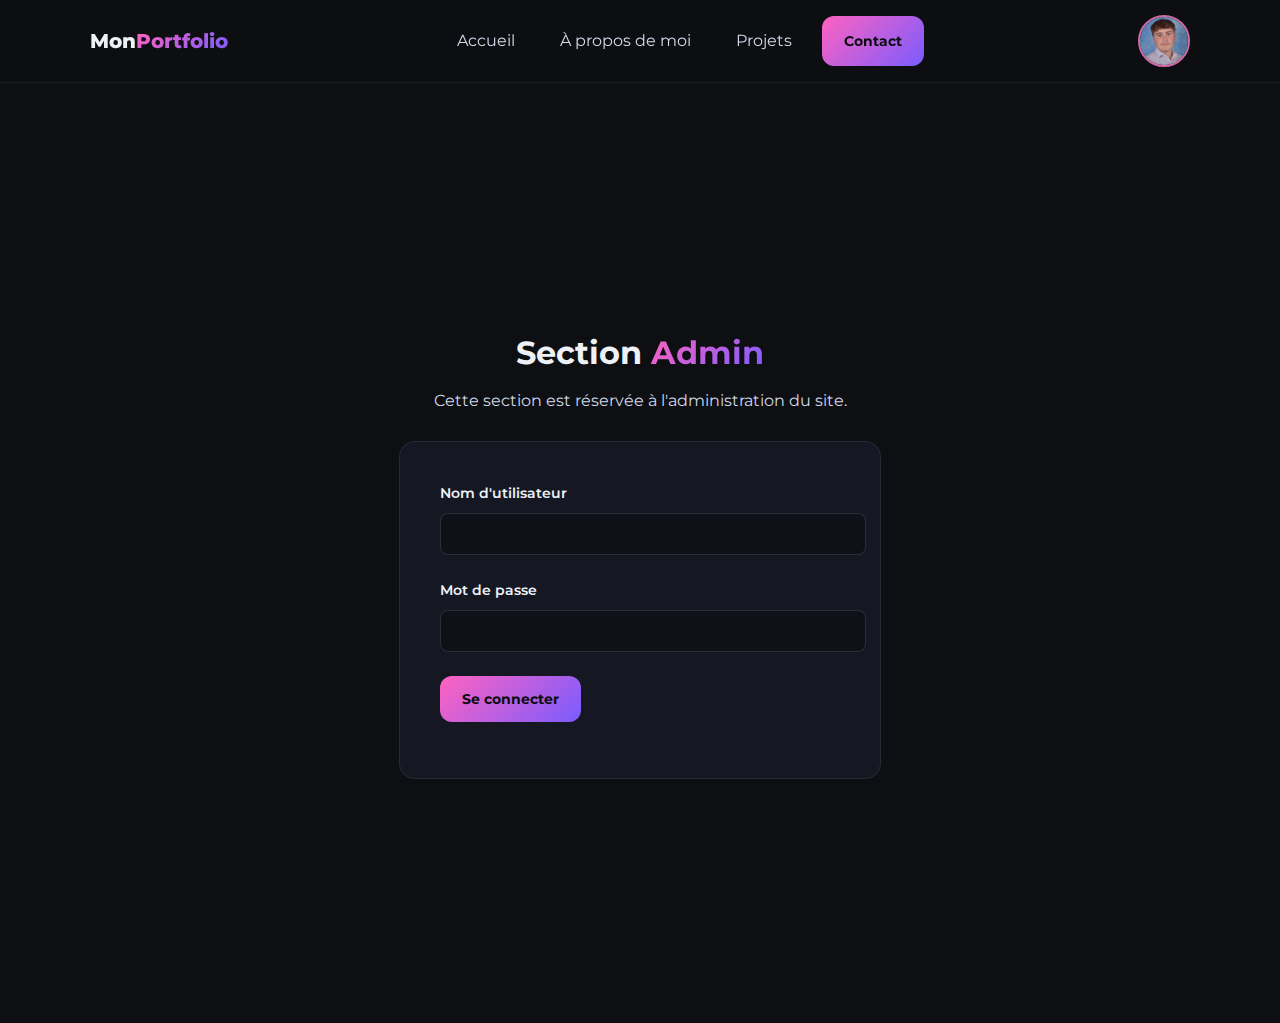
<file: admin/login.html>
<!DOCTYPE html>
<html lang="fr">

<head>
    <meta charset="UTF-8">
    <meta name="viewport" content="width=device-width, initial-scale=1.0">
    <title>Admin Login — Milann</title>
    <link rel="preconnect" href="https://fonts.googleapis.com">
    <link rel="preconnect" href="https://fonts.gstatic.com" crossorigin>
    <link href="https://fonts.googleapis.com/css2?family=Montserrat:wght@400;600;800&display=swap" rel="stylesheet">
    <link rel="stylesheet" href="../asset/style/styles.css">
    <link rel="stylesheet" href="admin.css">
</head>

<body>

    <!-- Header / Nav -->
    <header class="header">
        <div class="container nav-wrap">
            <a href="../index.html" class="logo">Mon<span>Portfolio</span></a>

            <nav class="nav" id="nav">
                <a href="../index.html" class="nav-link">Accueil</a>
                <a href="../a-propos.html" class="nav-link">À propos de moi</a>
                <a href="../projets.html" class="nav-link">Projets</a>
                <a href="../contact.html" class="btn primary">Contact</a>
            </nav>

            <!-- Photo de profile -->
            <div class="profile-pic-wrap">
                <img src="../asset/image/photo-de-milann-lede.jpeg" alt="Photo de Milann lede" class="profile-pic">
            </div>

            <button class="burger" id="burger" aria-label="Ouvrir le menu">
                <span></span><span></span><span></span>
            </button>
        </div>
    </header>

    <div class="admin-container">
        <h1 class="section-title">Section <span class="gradient">Admin</span></h1>
        <p class="section-subtitle">Cette section est réservée à l'administration du site.</p>

        <div class="login-card">
            <form id="login-form">
                <div class="form-group">
                    <label for="username">Nom d'utilisateur</label>
                    <input type="text" id="username" name="username" required>
                </div>

                <div class="form-group">
                    <label for="password">Mot de passe</label>
                    <input type="password" id="password" name="password" required>
                </div>

                <button type="submit" class="btn primary">Se connecter</button>
                <p id="login-error" class="error-msg"></p>
            </form>
        </div>
    </div>

    <script src="../asset/js/script.js"></script>
    <script src="admin.js"></script>

<!-- SiteHub Analytics — GDPR Compliant -->
<script src="http://localhost:3006/consent.js"></script>
<script src="http://localhost:3006/tracker.js" data-site-id="cmljmoygt000bp4gpnr58cru9" data-endpoint="http://localhost:3006/api/analytics/collect"></script>
</body>

</html>
</file>
<file: asset/style/styles.css>
/* === Variables simples === */
:root{
  --bg:#0e0f12;
  --bg-2:#12131a;
  --text:#eef2f7;
  --muted:#cfd9e9;
  --card:#151823;
  --accent-start:#ff62c0;
  --accent-end:#7a5cff;
  --radius:1.75rem;
}

body{
  margin:0;
  font-family:Montserrat, sans-serif;
  color:var(--text);
  background: var(--bg);
  line-height:1.6;
  scroll-behavior: smooth;
}



.no-style-link {
    text-decoration: none !important;
    color: inherit !important;
    display: block;
}

.no-style-link:hover,
.no-style-link:focus,
.no-style-link:active {
    text-decoration: none !important;
    color: inherit !important;
}

.container{
  width:90%; 
  max-width:68.75rem; 
  margin:0 auto;
}
.section{
  padding:3.75rem 0;
}
.section-title{
  font-size:2rem; 
  margin:0 0 0.625rem;
}
.section-subtitle{
  color:var(--muted); 
  margin:0 0 1.75rem;
}
.gradient{
  background:linear-gradient(135deg,var(--accent-start),var(--accent-end));
  -webkit-background-clip:text;
  background-clip:text;
  -webkit-text-fill-color:transparent;
}

.header{
  position:sticky; 
  top:0; 
  z-index:50;
  background:rgba(14,15,18,0.95);
  border-bottom:1px solid rgba(255,255,255,.06);
  backdrop-filter: blur(10px);
}
.nav-wrap{
  display:flex; 
  align-items:center; 
  justify-content:space-between; 
  padding:0.9375rem 0;
}
.logo{
  font-weight:800; 
  font-size:1.25rem; 
  text-decoration:none; 
  color:var(--text);
}
.logo span{
  background:linear-gradient(135deg,var(--accent-start),var(--accent-end));
  -webkit-background-clip:text; 
  background-clip:text; 
  -webkit-text-fill-color:transparent;
}

.tech-logos {
  position: relative;
  display: flex;
  bottom: -6.25rem;
  justify-content: center;
  align-items: center;
  flex-wrap: wrap;
  gap: 1rem 3rem;
  z-index: 2;
}

/* Conteneur pour chaque logo avec tooltip */
.tech-logo-item {
  position: relative;
  display: flex;
  flex-direction: column;
  align-items: center;
  justify-content: center;
}

.tech-logo-item p {
  margin: 0.5rem 0 0;
  font-weight: 600;
  font-size: 1rem;
}

.tech-icon {
  font-size: 7.5rem;
  width: 1em;
  height: 1em;
  display: flex;
  align-items: center;
  justify-content: center;
  transition: transform 0.3s ease;
}

.fa-html5 {
  color: #e34c26;
}

.fa-css3-alt {
  color: #264de4;
}

.fa-js {
  color: #f0db4f;
}

.fa-github {
  color: #ffffff;
}

.fa-git-alt {
  color: #f05032;
}

.break {
  flex-basis: 100%;
  height: 0;
}

.fa-vscode {
  color: #007acc;
  fill: currentColor;
}

.tech-icon:hover {
  transform: scale(1.2) rotate(5deg);
}



.titre-header {
  position: absolute;
  top: 1rem;
  left: 50%;
  transform: translateX(-50%);
  font-size: 1.5rem;
  font-weight: bold;
  z-index: 2;
  background: linear-gradient(135deg, var(--accent-start), var(--accent-end));
  -webkit-background-clip: text;
  background-clip: text;
  -webkit-text-fill-color: transparent;
}

.nav{
  display:flex; 
  gap:0.9375rem;
  align-items:center;
}
.nav-link{
  color:var(--muted); 
  text-decoration:none; 
  padding:0.625rem 0.9375rem;
  border-radius:0.5rem;
  transition:all 0.3s;
}
.nav-link:hover{
  color:var(--text); 
  background:rgba(255,255,255,.05);
}

.burger{
  display:none; 
  width:2.75rem;
  height:2.375rem;
  background:transparent; 
  border:0; 
  cursor:pointer; 
  flex-direction:column; 
  justify-content:space-between; 
  padding:0.625rem;
}
.burger span{
  height:0.1875rem;
  background:#d7dbeb; 
  transition:0.3s;
  border-radius: 2px;
}

.title{
  font-size:2.5rem;
  line-height:1.2;
  margin:0 0 0.75rem;
}
.lead{
  color:var(--muted); 
  font-size:1.125rem;
  margin:0 0 1.625rem;
}
.cta{
  display:flex; 
  gap:0.75rem;
  flex-wrap:wrap;
}

.btn{
  display:inline-flex; 
  align-items:center; 
  gap:0.5rem;
  padding:0.75rem 1.25rem;
  border-radius:0.75rem;
  text-decoration:none; 
  border:2px solid transparent; 
  transition:all 0.3s;
  cursor: pointer;
  font-family: inherit;
  font-size: 0.875rem;
}
.btn.primary{
  background:linear-gradient(135deg,var(--accent-start),var(--accent-end));
  background-origin: border-box;
  color:#0b0b0f; 
  font-weight:700;
}
.btn.primary:hover{
  transform:translateY(-0.125rem);
  box-shadow: 0 10px 20px rgba(255, 98, 192, 0.3);
}

/* Animation reveal */
.card {
  opacity: 0;
  transform: translateY(30px);
  transition: all 0.6s ease-out;
}

.card.visible {
  opacity: 1;
  transform: translateY(0);
}

.card-3d{
  height:30rem;
  border-radius:var(--radius);
  background:var(--card); 
  position:relative; 
  overflow:hidden; 
  border:1px solid rgba(255,255,255,.06); 
  transform-style:preserve-3d; 
  perspective:56.25rem;
}
.card-3d__inner{
  position:absolute; 
  inset:0; 
  overflow:hidden;
}
.card-3d .dots, .card-3d .lines, .card-3d .glow{
  position:absolute;
  inset:-20%;
}
.card-3d .dots{
  background-image: radial-gradient(rgba(255,255,255,.08) 1px, transparent 1px);
  background-size: 1.125rem 1.125rem;
  animation: drift 24s linear infinite;
}
.card-3d .lines{
  background: repeating-linear-gradient(135deg, rgba(255,255,255,.05) 0 0.125rem, transparent 0.125rem 0.75rem);
  mix-blend-mode: overlay; 
  animation: drift 36s linear infinite reverse;
}
.card-3d .glow{
  background: 
    radial-gradient(25rem 13.75rem at 20% 20%, rgba(255,98,192,.35), transparent 60%),
    radial-gradient(23.75rem 12.5rem at 90% 80%, rgba(122,92,255,.35), transparent 60%);
  filter: blur(0.75rem);
}
@keyframes drift{
  from{transform:translate3d(0,0,0);} 
  to{transform:translate3d(3.75rem,1.875rem,0);}
}

.projects-grid {
  display: grid;
  grid-template-columns: repeat(auto-fit, minmax(17.5rem, 1fr));
  gap: 1.25rem;
  margin-top: 2rem;
}

.card{
  background:var(--card); 
  border-radius:0.75rem; 
  overflow:hidden;
  border:1px solid rgba(255,255,255,.08); 
  transition: all 0.5s cubic-bezier(0.25, 0.8, 0.25, 1);
}
.card:hover{
  box-shadow: 0 20px 40px rgba(0, 0, 0, 0.4);
  border-color: rgba(255, 255, 255, 0.3);
}
.card .thumb{
  width:100%; 
  height:12.5rem;
  object-fit:cover;
  cursor: pointer;
  transition: transform 0.3s;
}
.card .thumb:hover {
  transform: scale(1.05);
}
.card .content{
  padding:0.9375rem;
}
.card h3{
  font-size:1.125rem;
  margin:0 0 0.5rem;
}
.card p{
  color:var(--muted); 
  margin:0 0 0.9375rem;
  font-size:0.875rem;
}
.card .actions{
  padding:0 0.9375rem 0.9375rem;
}

.contact-info .coords{
  list-style:none; 
  padding:0;
  margin:0 0 1.125rem;
}
.contact-info .coords li{
  margin:0.625rem 0;
}
.contact-info .coords li strong {
  margin-right: 10px;
}
.contact-info a{
  color:var(--text);
  text-decoration: none;
  display: inline-block; /* Required for transform */
  transition: all 0.3s ease;
}
.contact-info a:hover {
  color: var(--accent-start);
  transform: scale(1.1);
}

.contact-form{
  background:var(--card);
  border:1px solid rgba(255,255,255,.08);
  border-radius:0.75rem;
  padding:1.25rem;
}
.form-row{
  display:flex; 
  flex-direction:column; 
  gap:0.5rem;
  margin:0.9375rem 0;
}
label{
  font-weight:600;
}



input, textarea{
  padding:0.75rem;
  border-radius:0.5rem;
  border:1px solid rgba(255,255,255,.12);
  background:#0f1118; 
  color:var(--text); 
  outline:none; 
  font-family:inherit;
  transition: border-color 0.3s;
  resize: none;
}


textarea:focus{
  border-color:var(--accent-end);
  resize: none;
}

.form-status{
  margin-top:0.625rem;
  color:var(--muted);
}

.footer{
  padding:1.25rem 0;
  border-top:1px solid rgba(255,255,255,.06); 
  text-align:center;
}

.hero .grid-2,
.grid-2 {
  display: grid;
  gap: 1.875rem;
  grid-template-columns: repeat(auto-fit, minmax(18.75rem, 1fr));
  align-items: center;
}

.profile-pic-wrap {
  position: relative;
  display: flex;
  align-items: center;
}



.profile-pic {
  width: 3rem;
  height: 3rem;
  border-radius: 50%;
  object-fit: cover;
  border: 2px solid #d16ba5;
  transition: transform 0.3s;
}

.profile-pic:hover {
  transform: scale(1.1);
}

.btn.primary-dons{
  position:fixed; 
  bottom:1.25rem;
  right:1.25rem;
  z-index:100;
  background:linear-gradient(135deg,var(--accent-start),var(--accent-end));
  background-origin: border-box;
  color:#0b0b0f; 
  font-weight:700;
}

@media (max-width: 48rem){
  .burger{
    display:flex;
  }
  .nav{
    position:fixed; 
    top:4.375rem;
    left:0; 
    right:0; 
    background:var(--bg-2);
    padding:0.9375rem;
    display:none; 
    flex-direction:column; 
    gap:0.625rem;
    border-bottom: 1px solid rgba(255,255,255,.06);
  }
  .nav.active{
    display:flex;
  }
  
  .tech-logos{
    gap:2rem;
  }

  .title{
    font-size:2rem;
  }
  .card-3d{
    height:24rem;
  }

  .tech-icon {
    font-size: 5rem;
  }
  

  
  .hero .grid-2,
  .grid-2 {
    grid-template-columns: 1fr;
    text-align: center;
  }
  
  .cta {
    justify-content: center;
  }
}

/* Styles pour le carrousel */
.carousel-wrapper {
  position: relative;
  width: 100%;
  max-width: 31.25rem; /* Largeur maximale pour le carrousel */
  margin: 0; /* Aligner le carrousel à gauche */
}

.carousel-container {
  position: relative;
  width: 100%;
  aspect-ratio: 479/455; /* Ratio hauteur/largeur pour être responsive */
  overflow: hidden;
  border-radius: 10px; /* Bords arrondis pour le conteneur */
  box-shadow: 0 4px 15px rgba(0, 0, 0, 0.2); /* Ombre portée */
  background: var(--card); /* Utilise la variable de couleur de votre thème */
}

.carousel-slides {
  position: absolute;
  top: 0;
  left: 0;
  right: 0;
  bottom: 0;
  display: flex;
  transition: transform 0.5s ease-in-out;
}

/* C'est ici que vous pouvez changer le style de la carte du projet */
.carousel-slide {
  min-width: 100%;
  box-sizing: border-box;
  position: relative;
  display: flex;
  flex-direction: column; /* Pour empiler l'image et le contenu */
  justify-content: flex-start; /* Aligner en haut */
  font-size: 1rem; /* Taille de police ajustée pour le contenu */
  color: var(--text); /* Utilise la variable de couleur de votre thème */
  padding: 0; /* On enlève le padding pour que l'image touche les bords */
  text-align: center;
  overflow: hidden; /* Cache le contenu qui pourrait déborder */
}

.slide-image {
  width: 100%;
  height: 55%; /* L'image prend un peu plus de la moitié */
  object-fit: cover; /* L'image couvre la zone sans se déformer */
}

.slide-content {
  padding: 20px;
  height: 45%; /* Le contenu prend le reste */
  display: flex;
  flex-direction: column;
  justify-content: center;
  align-items: center;
  box-sizing: border-box;
}

.slide-content h3 {
  margin-top: 0;
  font-size: 1.5rem;
  color: var(--text);
}

.carousel-btn {
  position: absolute;
  top: 50%;
  transform: translateY(-50%); /* Pour centrer verticalement les boutons */
  background-color: rgba(255, 255, 255, 0.8); /* Fond blanc semi-transparent */
  color: black; /* Flèches en noir */
  border: none;
  border-radius: 50%;
  width: 40px;
  height: 40px;
  cursor: pointer;
  font-size: 20px;
  z-index: 10;
  display: flex;
  justify-content: center;
  align-items: center;
  transition: background-color 0.3s ease;
}

.carousel-btn:hover {
  background-color: white; /* Fond blanc opaque au survol */
}

.prev-btn { left: -3.125rem; } /* Positionné à l'extérieur sur la gauche */
.next-btn { right: -3.125rem; } /* Positionné à l'extérieur sur la droite */

.carousel-indicators {
  position: absolute;
  bottom: 10px;
  left: 50%;
  transform: translateX(-50%);
  display: flex;
  z-index: 10;
}

.indicator {
  width: 10px;
  height: 10px;
  border-radius: 50%;
  background-color: rgba(255, 255, 255, 0.5);
  margin: 0 5px;
  cursor: pointer;
  transition: background-color 0.3s ease;
}

.indicator.active {
  background-color: white;
}

.more-info-wrapper {
  text-align: center; 
  margin-top: 2rem;
}

/* Footer specific styles */
.footer-container {
  display: flex;
  justify-content: center;
  align-items: center;
}

.footer-text {
  margin: 0;
}

/* Index page contact section adjustment */
#contact .coords {
  margin-top: 2rem;
}
</file>
<file: asset/style/a-propos.css>
/* === Styles spécifiques à la page "À propos" === */

/* Fond sombre et texte clair pour la page */
body {
  background-color: var(--bg, #0e0f12);
  color: var(--text, #eef2f7);
}

/* Styles pour la section "about" */
.about {
  padding: 4rem 0;
  text-align: center;
}

.about h1 {
  font-size: 2.5rem;
  font-weight: 800;
  margin-bottom: 0.5rem;
  background: linear-gradient(135deg, var(--accent-start, #ff62c0), var(--accent-end, #7a5cff));
  -webkit-background-clip: text;
  background-clip: text;
  -webkit-text-fill-color: transparent;
  filter: drop-shadow(0 0 10px rgba(255, 98, 192, 0.3));
}

.about .subtitle {
  font-size: 1.1rem;
  color: var(--muted, #b8c0cc);
  margin-bottom: 4rem;
}

/* === Styles de la Timeline Futuriste === */

.timeline {
  position: relative;
  max-width: 1000px;
  margin: 0 auto;
}

/* La ligne centrale en dégradé */
.timeline::after {
  content: '';
  position: absolute;
  width: 6px;
  background: linear-gradient(to bottom, var(--accent-start, #ff62c0), var(--accent-end, #7a5cff));
  top: 0;
  bottom: 0;
  left: 50%;
  margin-left: -3px;
  border-radius: 3px;
  box-shadow: 0 0 15px rgba(122, 92, 255, 0.5);
}

/* Row wrapper for flex alignment */
.timeline-row {
  display: flex;
  align-items: center;
  justify-content: center;
  margin-bottom: 3rem;
  position: relative;
}

/* Columns */
.timeline-col {
  flex: 1;
  padding: 0 3rem;
  display: flex;
  flex-direction: column;
}

.timeline-col.left {
  align-items: flex-end; /* Box close to center */
  text-align: left; /* Text aligned left as requested */
}

.timeline-col.right {
  align-items: flex-start; /* Box close to center */
  text-align: left;
}

/* Icônes sur la ligne */
.timeline-icon {
  width: 50px;
  height: 50px;
  background-color: var(--card, #151823);
  border: 3px solid var(--accent-start, #ff62c0);
  border-radius: 50%;
  z-index: 10;
  display: flex;
  justify-content: center;
  align-items: center;
  color: #fff;
  box-shadow: 0 0 20px rgba(255, 98, 192, 0.7);
  flex-shrink: 0;
}

.timeline-icon i {
    font-size: 1.5rem; /* 24px equivalent */
    color: #eef2f7;
}

/* Cartes de contenu */
.timeline .content {
  padding: 20px 30px;
  background-color: var(--card, #151823);
  position: relative;
  border-radius: var(--radius, 1.75rem);
  border: 1px solid rgba(255, 255, 255, 0.1);
  box-shadow: 0 10px 30px rgba(0, 0, 0, 0.3), 
              inset 0 0 15px rgba(255, 98, 192, 0.1);
  transition: transform 0.3s ease, box-shadow 0.3s ease;
  width: 100%; /* Ensure it takes available width in column */
  max-width: 450px; /* Limit width */
}

.timeline .content:hover {
    transform: translateY(-5px);
    box-shadow: 0 15px 40px rgba(0, 0, 0, 0.5), 
                inset 0 0 20px rgba(255, 98, 192, 0.2),
                0 0 25px rgba(122, 92, 255, 0.3);
}

.timeline .content h2 {
  font-size: 1.5rem;
  font-weight: 600;
  margin: 0 0 0.5rem;
  color: var(--text, #eef2f7);
}

.timeline .content p, .timeline .content ul {
  color: var(--muted, #b8c0cc);
  text-align: left;
}
.timeline .content ul {
    padding-left: 20px;
}
.timeline .content li {
    margin-bottom: 1.5rem;
}
.timeline .content li:last-child {
    margin-bottom: 0;
}

/* === Styles des Barres de Compétences === */
.skills-container {
  width: 100%;
  display: flex;
  flex-direction: column;
  gap: 1.5rem;
  margin-top: 1rem;
}

.skill-item {
  width: 100%;
}

.skill-info {
  display: flex;
  justify-content: space-between;
  margin-bottom: 0.5rem;
  font-size: 0.95rem;
  font-weight: 600;
  color: var(--text, #eef2f7);
}

.skill-percentage {
  color: var(--accent-end, #7a5cff);
}

.skill-bar {
  width: 100%;
  height: 8px;
  background-color: rgba(255, 255, 255, 0.1);
  border-radius: 4px;
  overflow: hidden;
  position: relative;
  box-shadow: inset 0 1px 3px rgba(0, 0, 0, 0.3);
}

.skill-progress {
  height: 100%;
  background: linear-gradient(90deg, var(--accent-start, #ff62c0), var(--accent-end, #7a5cff));
  border-radius: 4px;
  position: relative;
  box-shadow: 0 0 10px rgba(255, 98, 192, 0.5);
  animation: progressFill 1.5s ease-out forwards;
  transform-origin: left;
}

@keyframes progressFill {
  0% { transform: scaleX(0); }
  100% { transform: scaleX(1); }
}

/* Bouton CV */
.timeline .btn {
  background: linear-gradient(135deg, var(--accent-start, #ff62c0), var(--accent-end, #7a5cff));
  color: #0b0b0f;
  font-weight: 700;
  box-shadow: 0 5px 15px rgba(255, 98, 192, 0.3);
  transition: transform 0.3s ease, box-shadow 0.3s ease;
}
.timeline .btn:hover {
  transform: scale(1.05);
  box-shadow: 0 8px 25px rgba(255, 98, 192, 0.5);
}

/* Responsive pour la timeline */
@media screen and (max-width: 768px) {
  .timeline::after { left: 25px; } /* Center of 50px icon */
  
  .timeline-row {
    flex-direction: column;
    align-items: flex-start;
    padding-left: 60px; /* Space for icon */
  }
  
  .timeline-icon {
    position: absolute;
    left: 0;
    top: 50%;
    transform: translateY(-50%);
  }
  
  .timeline-col {
    padding: 0;
    width: 100%;
  }
  
  .timeline-col.left, .timeline-col.right {
    align-items: flex-start;
  }
  
  .timeline-col:empty {
    display: none;
  }
  
  .timeline .content {
    max-width: 100%;
  }
}

/* Helper classes extracted from inline styles */
.mb-1 {
    margin-bottom: 1rem;
}

.download-icon {
    margin-right: 8px; 
    vertical-align: middle;
}

/* === Feature Cards Animation (Fixed Smooth Version) === */

.feature-card {
  background-color: var(--card, #151823) !important;
  color: var(--text, #eef2f7) !important;
  position: relative;
  overflow: hidden;
  border: 1px solid rgba(255, 255, 255, 0.08);
  border-radius: 1rem;
  padding: 2rem; /* Restore standard padding */
  transition: all 0.6s cubic-bezier(0.4, 0, 0.2, 1);
  display: flex;
  flex-direction: column;
  justify-content: center;
  align-items: center;
  height: 320px; /* Fixed height to prevent footer jump */
  box-shadow: 0 10px 30px rgba(0, 0, 0, 0.3);
  transform: translateY(0);
}

.feature-content {
  display: flex;
  flex-direction: column;
  align-items: center;
  width: 100%;
  transition: transform 0.6s cubic-bezier(0.4, 0, 0.2, 1);
}

.feature-icon {
  font-size: 3.5rem;
  margin-bottom: 1.5rem;
  transition: all 0.6s cubic-bezier(0.4, 0, 0.2, 1);
  filter: drop-shadow(0 0 20px rgba(255, 98, 192, 0.2)); 
}

.feature-card h3 {
  font-size: 1.5rem;
  font-weight: 700;
  margin: 0;
  color: var(--text, #eef2f7);
  transition: all 0.6s cubic-bezier(0.4, 0, 0.2, 1);
  text-align: center;
  width: 100%;
  white-space: nowrap;
}

.feature-card p {
  color: var(--muted, #b8c0cc) !important;
  font-size: 0.95rem;
  line-height: 1.6;
  text-align: left;
  margin-top: 0;
  opacity: 0;
  transform: translateY(20px);
  
  max-height: 0; 
  overflow: hidden;
  
  width: 100%;
  transition: 
    opacity 0.6s ease, 
    transform 0.6s ease,
    max-height 0.6s ease,
    margin-top 0.6s ease;
}

/* === Hover State === */

.feature-card:hover {
  box-shadow: 0 20px 40px rgba(0, 0, 0, 0.4), inset 0 0 0 1px rgba(255, 255, 255, 0.1);
  transform: translateY(-5px);
  /* No padding change to minimalize flow shift */
}

/* Move Icon: Lift up significantly */
.feature-card:hover .feature-icon {
  transform: translate(-90px, -50px) scale(0.7); 
}

/* Move Title: Lift up significantly next to icon */
.feature-card:hover h3 {
  transform: translate(35px, -110px); 
}

/* Description Reveal: Lift up into view */
.feature-card:hover p {
  opacity: 1;
  transform: translateY(-80px); /* Move text UP high */
  margin-top: 1rem;
  max-height: 200px; /* Still needed for flow? With fixed height on parent it's ok */
  transition-delay: 0.1s;
}

/* Responsive adjustments */
@media (max-width: 768px) {
    .feature-card {
        height: auto;
        min-height: 320px;
    }
}
</file>
<file: asset/style/projets.css>
/* === Styles pour la page Projets === */

.projects-section {
    min-height: 80vh;
}

/* Barre de filtrage */
.filter-bar {
    display: flex;
    justify-content: center;
    gap: 1rem;
    margin-bottom: 3rem;
    flex-wrap: wrap;
    background: var(--card);
    padding: 1rem;
    border-radius: 50px;
    width: fit-content;
    margin-left: auto;
    margin-right: auto;
    border: 1px solid rgba(255, 255, 255, 0.1);
}

.filter-btn {
    background: transparent;
    border: none;
    color: var(--muted);
    padding: 0.5rem 1.5rem;
    border-radius: 25px;
    cursor: pointer;
    font-weight: 600;
    transition: all 0.3s ease;
    font-family: inherit;
}

.filter-btn:hover,
.filter-btn.active {
    background: linear-gradient(135deg, var(--accent-start), var(--accent-end));
    color: #0b0b0f;
    box-shadow: 0 5px 15px rgba(255, 98, 192, 0.3);
}

/* Grille de projets */
.projects-grid-page {
    display: grid;
    grid-template-columns: repeat(auto-fill, minmax(300px, 1fr));
    gap: 2rem;
}

.project-card {
    background: var(--card);
    border-radius: 1rem;
    overflow: hidden;
    border: 1px solid rgba(255, 255, 255, 0.1);
    transition: all 0.5s cubic-bezier(0.25, 0.8, 0.25, 1);
    display: flex;
    flex-direction: column;
    transform-origin: 50% 50%;
}

.project-card:hover {
    transform: scale(1.02);
    box-shadow: 0 20px 40px rgba(0, 0, 0, 0.4);
    border-color: rgba(255, 255, 255, 0.3);
}

.card-image-wrapper {
    height: 140px;
    overflow: hidden;
}

.project-img {
    width: 100%;
    height: 100%;
    object-fit: cover;
    transition: transform 0.5s ease;
    transform-origin: 50% 50%;
    transform: translate3d(0,0,0);
}

.project-card:hover .project-img {
    transform: scale(1.1) translate3d(0,0,0);
}

.card-content {
    padding: 1rem;
    display: flex;
    flex-direction: column;
    flex-grow: 1;
}

.card-content h3 {
    margin-top: 0;
    color: var(--text);
}

.card-content p {
    color: var(--muted);
    flex-grow: 1;
}

.btn.small {
    padding: 0.5rem 1rem;
    font-size: 0.8rem;
    align-self: flex-start;
    margin-top: 1rem;
}

/* Modal */
.modal {
    display: none;
    position: fixed;
    z-index: 1000;
    left: 0;
    top: 0;
    width: 100%;
    height: 100%;
    background-color: rgba(0, 0, 0, 0.8);
    backdrop-filter: blur(5px);
    opacity: 0;
    transition: opacity 0.3s ease;
}

.modal.show {
    display: flex;
    justify-content: center;
    align-items: center;
    opacity: 1;
}

.modal-content {
    background-color: var(--bg-2);
    border-radius: 1rem;
    width: 90%;
    max-width: 800px;
    max-height: 90vh;
    overflow-y: auto;
    position: relative;
    border: 1px solid rgba(255, 255, 255, 0.1);
    box-shadow: 0 25px 50px rgba(0, 0, 0, 0.5);
    transform: scale(0.9);
    transition: transform 0.3s ease;
}

.modal.show .modal-content {
    transform: scale(1);
}

.close-modal {
    position: absolute;
    top: 1rem;
    right: 1.5rem;
    color: var(--muted);
    font-size: 2rem;
    font-weight: bold;
    cursor: pointer;
    z-index: 10;
    transition: color 0.3s;
}

.close-modal:hover {
    color: var(--accent-start);
}

.modal-body {
    padding: 0;
}

.modal-header-img {
    width: 100%;
    height: 300px;
    object-fit: cover;
    border-bottom: 1px solid rgba(255, 255, 255, 0.1);
}

.modal-info {
    padding: 2rem;
}

.modal-info h2 {
    font-size: 2rem;
    margin-top: 0;
    background: linear-gradient(135deg, var(--accent-start), var(--accent-end));
    -webkit-background-clip: text;
    background-clip: text;
    -webkit-text-fill-color: transparent;
}

.project-details-grid {
    display: grid;
    grid-template-columns: repeat(auto-fit, minmax(200px, 1fr));
    gap: 1.5rem;
    margin: 2rem 0;
    background: rgba(255, 255, 255, 0.03);
    padding: 1.5rem;
    border-radius: 1rem;
}

.detail-item h4 {
    color: var(--accent-start);
    margin: 0 0 0.5rem 0;
    font-size: 0.9rem;
    text-transform: uppercase;
    letter-spacing: 1px;
}

.detail-item p {
    margin: 0;
    color: var(--text);
    font-size: 0.95rem;
}

.modal-desc {
    color: var(--muted);
    line-height: 1.8;
    margin-bottom: 2rem;
}

@media (max-width: 768px) {
    .modal-header-img {
        height: 200px;
    }
    
    .modal-info {
        padding: 1.5rem;
    }
    
    .project-details-grid {
        grid-template-columns: 1fr;
    }
}
</file>
<file: admin/admin.css>
/* Admin Specific Styles */

.admin-container {
    display: flex;
    flex-direction: column;
    align-items: center;
    justify-content: center;
    min-height: 100vh;
    padding: 20px;
}

.login-card {
    background: var(--card);
    padding: 2.5rem;
    border-radius: 1rem;
    width: 100%;
    max-width: 400px;
    border: 1px solid rgba(255,255,255,0.08);
}

.admin-card {
    background: var(--card);
    padding: 2rem;
    border-radius: 1rem;
    border: 1px solid rgba(255,255,255,0.08);
    margin-bottom: 2rem;
}

.form-group {
    margin-bottom: 1.5rem;
}

.form-group label {
    display: block;
    margin-bottom: 0.5rem;
    font-weight: 600;
    font-size: 0.9rem;
}

.form-group input,
.form-group textarea,
.form-group select {
    width: 100%;
    padding: 0.75rem;
    border-radius: 0.5rem;
    border: 1px solid rgba(255,255,255,0.12);
    background: #0f1118;
    color: var(--text);
    font-family: inherit;
    outline: none;
}

.form-group input:focus,
.form-group textarea:focus,
.form-group select:focus {
    border-color: var(--accent-end);
}

.error-msg {
    color: #f87171;
    margin-top: 1rem;
    font-size: 0.9rem;
    text-align: center;
}

.admin-header {
    background: rgba(14,15,18,0.95);
    border-bottom: 1px solid rgba(255,255,255,.06);
    padding: 1rem 0;
}

.admin-nav {
    display: flex;
    align-items: center;
    gap: 1.5rem;
}

.admin-projects-list {
    display: flex;
    flex-direction: column;
    gap: 1rem;
}

.admin-project-item {
    display: flex;
    justify-content: space-between;
    align-items: center;
    padding: 1rem;
    background: rgba(255,255,255,0.03);
    border-radius: 0.5rem;
}

.admin-project-info h4 {
    margin: 0 0 0.25rem 0;
}

.admin-project-info p {
    margin: 0;
    font-size: 0.85rem;
    color: var(--muted);
}

.btn.delete {
    background: #ef4444;
    color: white;
    padding: 0.5rem 1rem;
    font-size: 0.8rem;
}

.btn.delete:hover {
    background: #dc2626;
}

.mt-2 {
    margin-top: 2rem;
}

/* Modal Styles */
.modal {
    display: none; 
    position: fixed; 
    z-index: 1000; 
    left: 0;
    top: 0;
    width: 100%; 
    height: 100%; 
    overflow: auto; 
    background-color: rgba(0,0,0,0.7); 
    backdrop-filter: blur(5px);
}

.modal-content {
    background-color: #1a1d26;
    color: #fff;
    margin: 10% auto; 
    padding: 2rem;
    border: 1px solid rgba(255,255,255,0.1);
    width: 90%; 
    max-width: 600px;
    border-radius: 10px;
    box-shadow: 0 10px 30px rgba(0,0,0,0.5);
    position: relative;
    animation: slideIn 0.3s ease-out;
}

@keyframes slideIn {
    from { transform: translateY(-50px); opacity: 0; }
    to { transform: translateY(0); opacity: 1; }
}

.close-modal {
    color: #aaa;
    float: right;
    font-size: 28px;
    font-weight: bold;
    cursor: pointer;
    transition: color 0.2s;
}

.close-modal:hover,
.close-modal:focus {
    color: white;
    text-decoration: none;
    cursor: pointer;
}

/* Dashboard specific styles */
.form-group-checkbox {
  display: flex;
  align-items: center;
  gap: 10px;
}

.checkbox-auto {
  width: auto !important; /* Override default 100% width */
}

.label-pointer {
  margin: 0 !important;
  cursor: pointer;
}

.admin-card-archive {
  border-color: rgba(255, 165, 0, 0.3);
}

.text-orange {
  color: orange;
}

.text-sm-muted {
  font-size: 0.9rem;
  color: var(--muted);
}

.admin-card-danger {
  border-color: rgba(255, 0, 0, 0.3);
  text-align: right;
}

.text-red-left {
  color: #f87171;
  text-align: left;
}

.text-left {
  text-align: left;
}

.btn-danger {
  background: #ef4444;
  color: white;
}

.file-input-group {
  display: flex;
  gap: 10px;
  align-items: center;
}

.file-input-hidden {
  display: none !important;
}

.text-xs-gray {
  color: #888;
  font-size: 0.8em;
}
</file>
